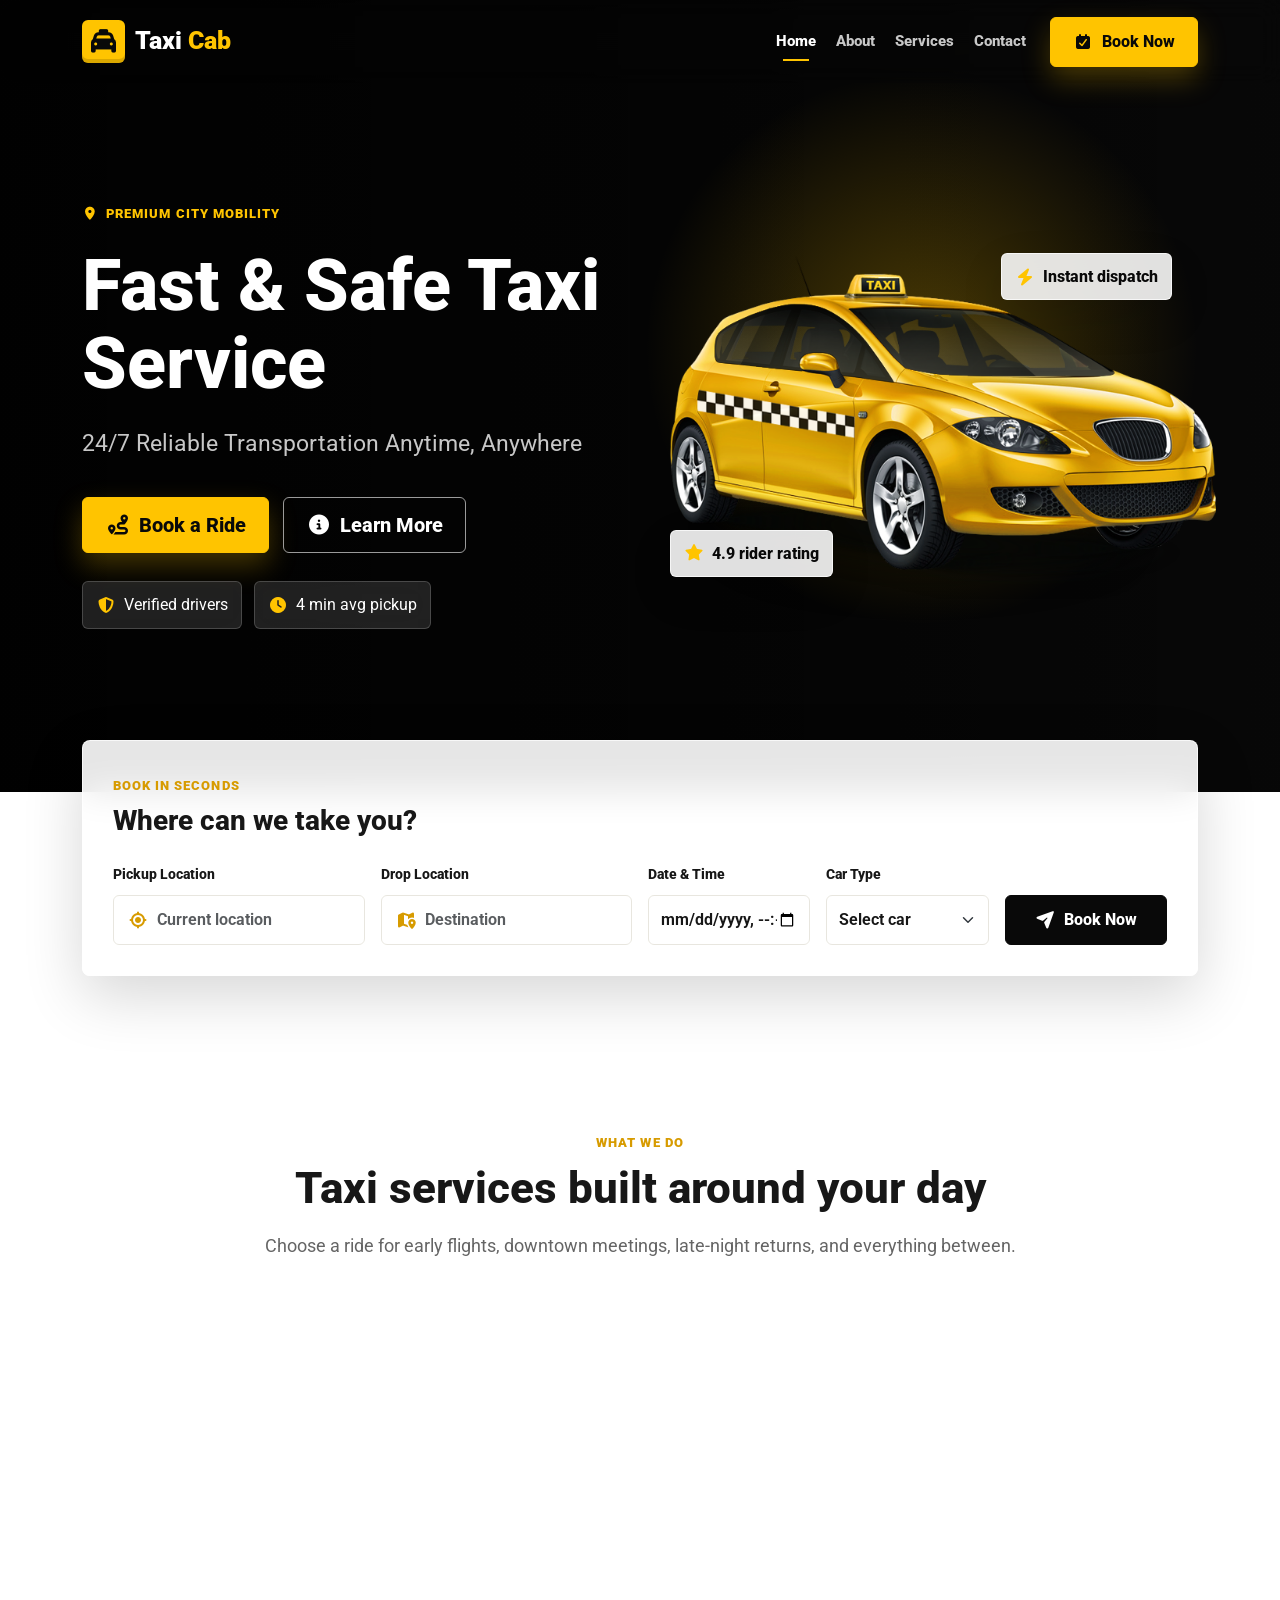
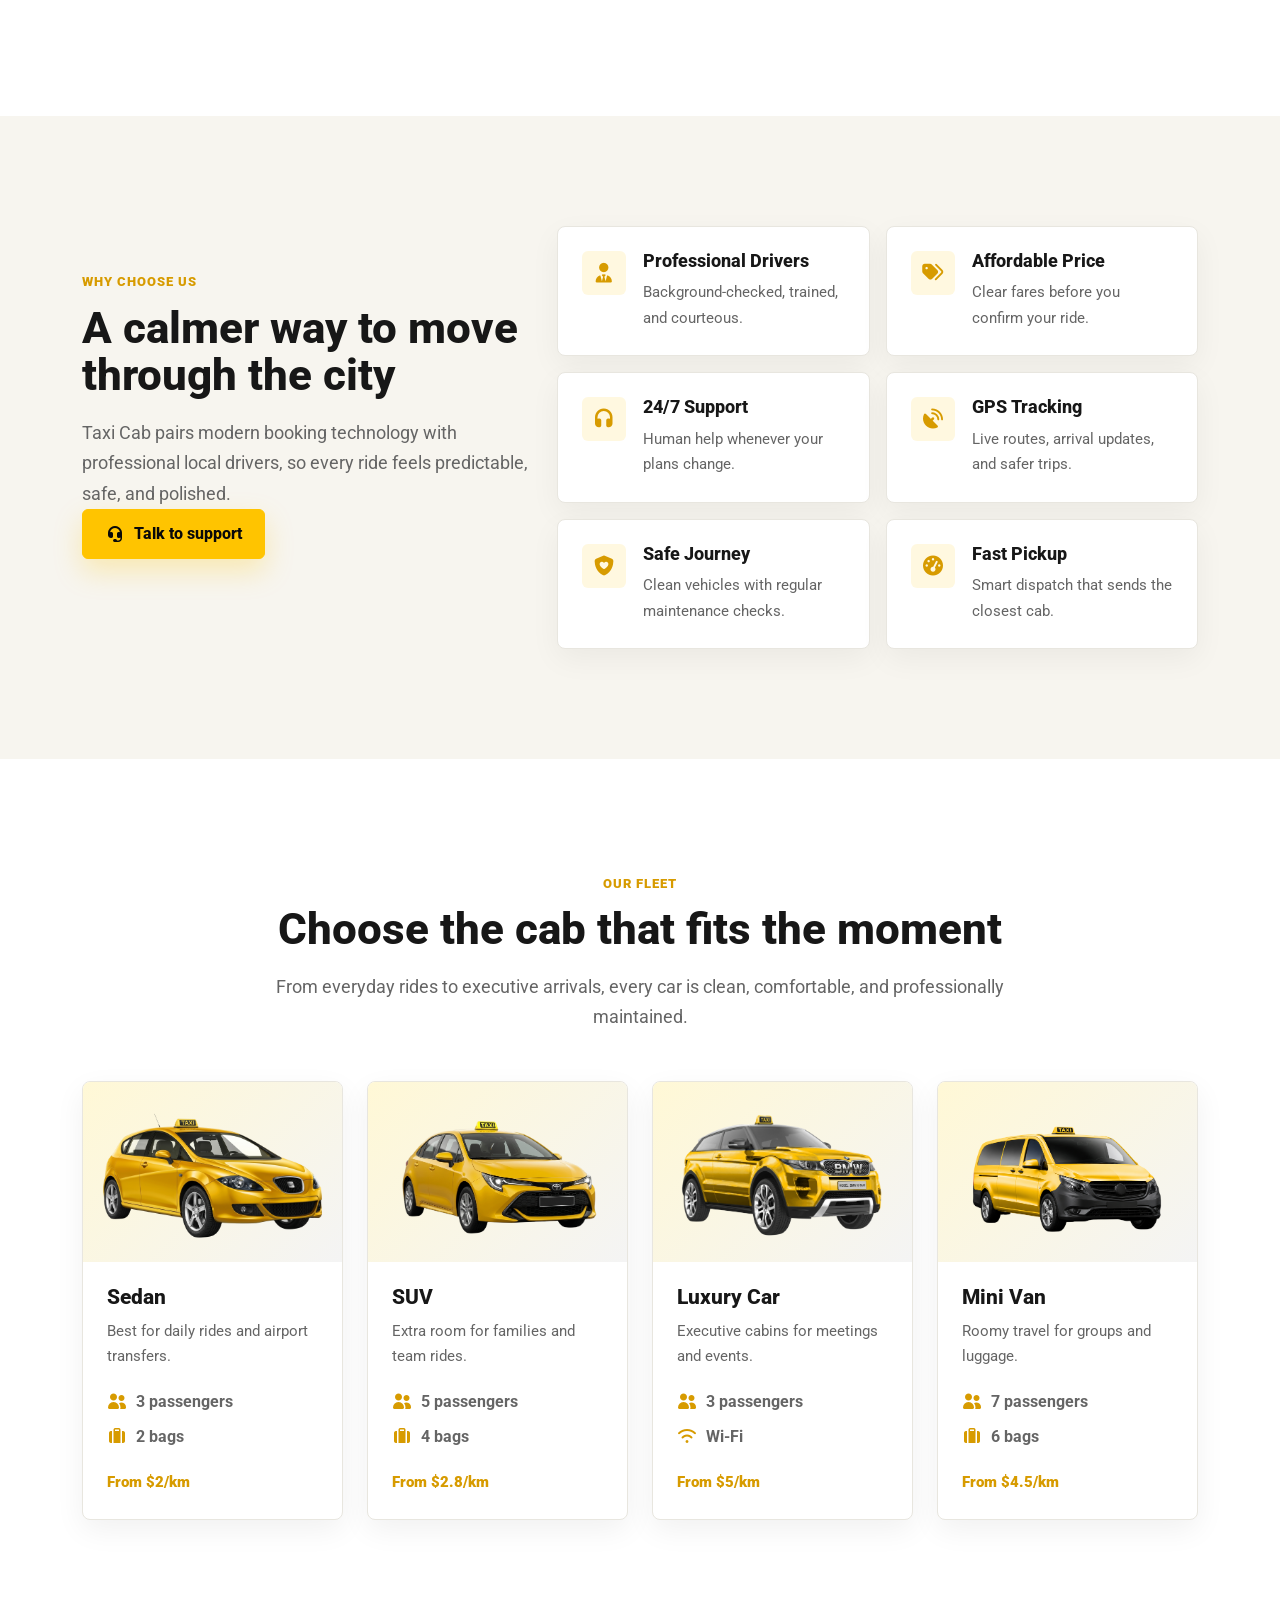
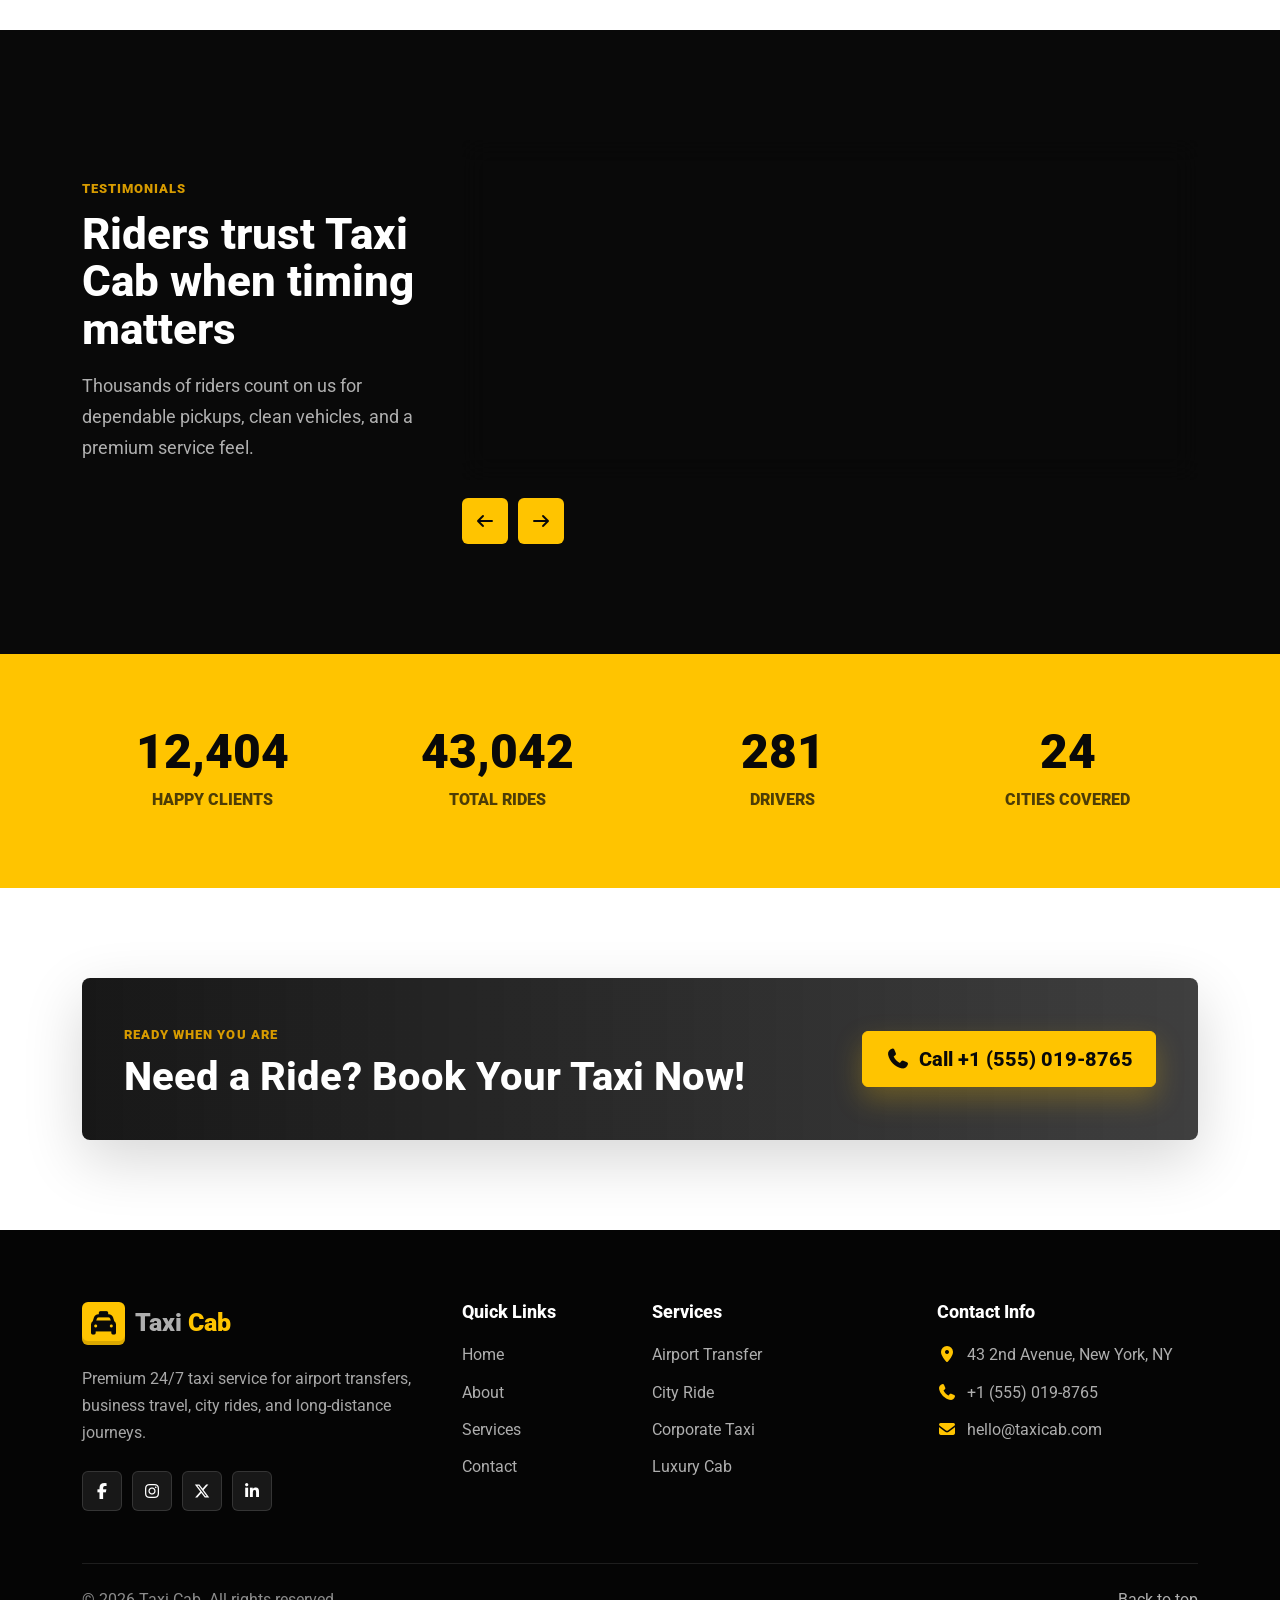
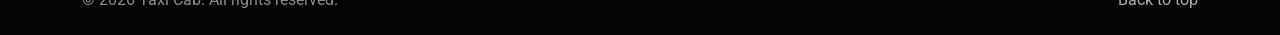
<file: index.html>
<!DOCTYPE html>
<html lang="en">
<head>
    <meta charset="UTF-8">
    <meta name="viewport" content="width=device-width, initial-scale=1.0">
    <meta name="description" content="Taxi Cab provides fast, safe, and premium 24/7 taxi service for airport transfers, city rides, corporate travel, and long-distance trips.">
    <title>Taxi Cab | Fast &amp; Safe Taxi Service</title>
    <link rel="stylesheet" href="css/bootstrap.min.css">
    <link rel="stylesheet" href="fontawesome/css/all.min.css">
    <link rel="stylesheet" href="css/style.css">
    <link rel="stylesheet" href="css/media.css">
</head>
<body data-page="home">
    <div class="preloader" id="preloader" aria-hidden="true">
        <div class="loader-taxi">
            <i class="fa-solid fa-taxi"></i>
            <span></span>
        </div>
    </div>

    <header class="site-header fixed-top" id="siteHeader">
        <nav class="navbar navbar-expand-lg" aria-label="Primary navigation">
            <div class="container">
                <a class="navbar-brand brand" href="index.html" aria-label="Taxi Cab home">
                    <span class="brand-mark"><i class="fa-solid fa-taxi"></i></span>
                    <span>Taxi <strong>Cab</strong></span>
                </a>
                <button class="navbar-toggler" type="button" data-bs-toggle="collapse" data-bs-target="#mainNavbar" aria-controls="mainNavbar" aria-expanded="false" aria-label="Toggle navigation">
                    <span class="navbar-toggler-icon"></span>
                </button>
                <div class="collapse navbar-collapse" id="mainNavbar">
                    <ul class="navbar-nav ms-auto align-items-lg-center">
                        <li class="nav-item"><a class="nav-link" href="index.html">Home</a></li>
                        <li class="nav-item"><a class="nav-link" href="about.html">About</a></li>
                        <li class="nav-item"><a class="nav-link" href="services.html">Services</a></li>
                        <li class="nav-item"><a class="nav-link" href="contact.html">Contact</a></li>
                    </ul>
                    <button class="btn btn-brand ms-lg-3" type="button" data-bs-toggle="modal" data-bs-target="#bookingModal">
                        <i class="fa-solid fa-calendar-check"></i>
                        Book Now
                    </button>
                </div>
            </div>
        </nav>
    </header>

    <main>
        <section class="hero-section" id="home">
            <div class="hero-bg"></div>
            <div class="hero-overlay"></div>
            <div class="container position-relative">
                <div class="row align-items-center gy-5">
                    <div class="col-lg-6">
                        <div class="hero-content reveal">
                            <span class="eyebrow"><i class="fa-solid fa-location-dot"></i> Premium city mobility</span>
                            <h1>Fast &amp; Safe Taxi Service</h1>
                            <p>24/7 Reliable Transportation Anytime, Anywhere</p>
                            <div class="hero-actions">
                                <a class="btn btn-brand btn-lg" href="#booking">
                                    <i class="fa-solid fa-route"></i>
                                    Book a Ride
                                </a>
                                <a class="btn btn-outline-light btn-lg" href="about.html">
                                    <i class="fa-solid fa-circle-info"></i>
                                    Learn More
                                </a>
                            </div>
                            <div class="hero-badges">
                                <span><i class="fa-solid fa-shield-halved"></i> Verified drivers</span>
                                <span><i class="fa-solid fa-clock"></i> 4 min avg pickup</span>
                            </div>
                        </div>
                    </div>
                    <div class="col-lg-6">
                        <div class="hero-visual reveal reveal-delay-1">
                            <img src="img/_car-big.png" alt="Yellow Taxi Cab premium sedan">
                            <div class="ride-chip chip-top">
                                <i class="fa-solid fa-bolt"></i>
                                Instant dispatch
                            </div>
                            <div class="ride-chip chip-bottom">
                                <i class="fa-solid fa-star"></i>
                                4.9 rider rating
                            </div>
                        </div>
                    </div>
                </div>
            </div>
        </section>

        <section class="booking-section" id="booking" aria-labelledby="bookingTitle">
            <div class="container">
                <div class="booking-panel reveal">
                    <div class="section-kicker">Book in seconds</div>
                    <h2 id="bookingTitle">Where can we take you?</h2>
                    <form class="row g-3 align-items-end" data-booking-form>
                        <div class="col-md-6 col-xl-3">
                            <label class="form-label" for="pickup">Pickup Location</label>
                            <div class="input-icon">
                                <i class="fa-solid fa-location-crosshairs"></i>
                                <input class="form-control" id="pickup" name="pickup" type="text" placeholder="Current location" required>
                            </div>
                        </div>
                        <div class="col-md-6 col-xl-3">
                            <label class="form-label" for="drop">Drop Location</label>
                            <div class="input-icon">
                                <i class="fa-solid fa-map-location-dot"></i>
                                <input class="form-control" id="drop" name="drop" type="text" placeholder="Destination" required>
                            </div>
                        </div>
                        <div class="col-md-6 col-xl-2">
                            <label class="form-label" for="rideTime">Date &amp; Time</label>
                            <input class="form-control" id="rideTime" name="rideTime" type="datetime-local" required>
                        </div>
                        <div class="col-md-6 col-xl-2">
                            <label class="form-label" for="carType">Car Type</label>
                            <select class="form-select" id="carType" name="carType" required>
                                <option value="" selected disabled>Select car</option>
                                <option>Sedan</option>
                                <option>SUV</option>
                                <option>Luxury Car</option>
                                <option>Mini Van</option>
                            </select>
                        </div>
                        <div class="col-xl-2">
                            <button class="btn btn-dark w-100" type="submit">
                                <i class="fa-solid fa-paper-plane"></i>
                                Book Now
                            </button>
                        </div>
                    </form>
                </div>
            </div>
        </section>

        <section class="section-padding" id="services" aria-labelledby="servicesTitle">
            <div class="container">
                <div class="section-heading text-center reveal">
                    <span class="section-kicker">What we do</span>
                    <h2 id="servicesTitle">Taxi services built around your day</h2>
                    <p>Choose a ride for early flights, downtown meetings, late-night returns, and everything between.</p>
                </div>
                <div class="row g-4">
                    <div class="col-md-6 col-xl">
                        <article class="service-card glass-card reveal">
                            <span class="icon-box"><i class="fa-solid fa-plane-departure"></i></span>
                            <h3>Airport Transfer</h3>
                            <p>On-time pickups, terminal tracking, and luggage-ready cars for stress-free flights.</p>
                        </article>
                    </div>
                    <div class="col-md-6 col-xl">
                        <article class="service-card glass-card reveal reveal-delay-1">
                            <span class="icon-box"><i class="fa-solid fa-city"></i></span>
                            <h3>City Ride</h3>
                            <p>Fast local rides with clean cars and drivers who know the best routes in town.</p>
                        </article>
                    </div>
                    <div class="col-md-6 col-xl">
                        <article class="service-card glass-card reveal reveal-delay-2">
                            <span class="icon-box"><i class="fa-solid fa-briefcase"></i></span>
                            <h3>Corporate Taxi</h3>
                            <p>Reliable executive travel with monthly billing, priority support, and quiet cabins.</p>
                        </article>
                    </div>
                    <div class="col-md-6 col-xl">
                        <article class="service-card glass-card reveal reveal-delay-3">
                            <span class="icon-box"><i class="fa-solid fa-gem"></i></span>
                            <h3>Luxury Cab</h3>
                            <p>Premium sedans and professional chauffeurs for events, guests, and special evenings.</p>
                        </article>
                    </div>
                    <div class="col-md-6 col-xl">
                        <article class="service-card glass-card reveal reveal-delay-4">
                            <span class="icon-box"><i class="fa-solid fa-road"></i></span>
                            <h3>Long Distance Ride</h3>
                            <p>Comfortable intercity trips with transparent fares and flexible planned stops.</p>
                        </article>
                    </div>
                </div>
            </div>
        </section>

        <section class="section-padding choose-section" aria-labelledby="chooseTitle">
            <div class="container">
                <div class="row align-items-center gy-5">
                    <div class="col-lg-5">
                        <div class="section-heading text-lg-start reveal">
                            <span class="section-kicker">Why choose us</span>
                            <h2 id="chooseTitle">A calmer way to move through the city</h2>
                            <p>Taxi Cab pairs modern booking technology with professional local drivers, so every ride feels predictable, safe, and polished.</p>
                            <a class="btn btn-brand" href="contact.html">
                                <i class="fa-solid fa-headset"></i>
                                Talk to support
                            </a>
                        </div>
                    </div>
                    <div class="col-lg-7">
                        <div class="row g-3">
                            <div class="col-sm-6">
                                <div class="feature-item reveal">
                                    <i class="fa-solid fa-user-tie"></i>
                                    <div>
                                        <h3>Professional Drivers</h3>
                                        <p>Background-checked, trained, and courteous.</p>
                                    </div>
                                </div>
                            </div>
                            <div class="col-sm-6">
                                <div class="feature-item reveal reveal-delay-1">
                                    <i class="fa-solid fa-tags"></i>
                                    <div>
                                        <h3>Affordable Price</h3>
                                        <p>Clear fares before you confirm your ride.</p>
                                    </div>
                                </div>
                            </div>
                            <div class="col-sm-6">
                                <div class="feature-item reveal reveal-delay-2">
                                    <i class="fa-solid fa-headphones"></i>
                                    <div>
                                        <h3>24/7 Support</h3>
                                        <p>Human help whenever your plans change.</p>
                                    </div>
                                </div>
                            </div>
                            <div class="col-sm-6">
                                <div class="feature-item reveal reveal-delay-3">
                                    <i class="fa-solid fa-satellite-dish"></i>
                                    <div>
                                        <h3>GPS Tracking</h3>
                                        <p>Live routes, arrival updates, and safer trips.</p>
                                    </div>
                                </div>
                            </div>
                            <div class="col-sm-6">
                                <div class="feature-item reveal reveal-delay-4">
                                    <i class="fa-solid fa-shield-heart"></i>
                                    <div>
                                        <h3>Safe Journey</h3>
                                        <p>Clean vehicles with regular maintenance checks.</p>
                                    </div>
                                </div>
                            </div>
                            <div class="col-sm-6">
                                <div class="feature-item reveal reveal-delay-5">
                                    <i class="fa-solid fa-gauge-high"></i>
                                    <div>
                                        <h3>Fast Pickup</h3>
                                        <p>Smart dispatch that sends the closest cab.</p>
                                    </div>
                                </div>
                            </div>
                        </div>
                    </div>
                </div>
            </div>
        </section>

        <section class="section-padding fleet-section" aria-labelledby="fleetTitle">
            <div class="container">
                <div class="section-heading text-center reveal">
                    <span class="section-kicker">Our fleet</span>
                    <h2 id="fleetTitle">Choose the cab that fits the moment</h2>
                    <p>From everyday rides to executive arrivals, every car is clean, comfortable, and professionally maintained.</p>
                </div>
                <div class="row g-4">
                    <div class="col-md-6 col-xl-3">
                        <article class="fleet-card reveal">
                            <img src="img/service1.png" alt="Sedan taxi car">
                            <div class="fleet-body">
                                <h3>Sedan</h3>
                                <p>Best for daily rides and airport transfers.</p>
                                <ul>
                                    <li><i class="fa-solid fa-user-group"></i> 3 passengers</li>
                                    <li><i class="fa-solid fa-suitcase"></i> 2 bags</li>
                                </ul>
                                <span class="fleet-price">From $2/km</span>
                            </div>
                        </article>
                    </div>
                    <div class="col-md-6 col-xl-3">
                        <article class="fleet-card reveal reveal-delay-1">
                            <img src="img/service2.png" alt="SUV taxi car">
                            <div class="fleet-body">
                                <h3>SUV</h3>
                                <p>Extra room for families and team rides.</p>
                                <ul>
                                    <li><i class="fa-solid fa-user-group"></i> 5 passengers</li>
                                    <li><i class="fa-solid fa-suitcase"></i> 4 bags</li>
                                </ul>
                                <span class="fleet-price">From $2.8/km</span>
                            </div>
                        </article>
                    </div>
                    <div class="col-md-6 col-xl-3">
                        <article class="fleet-card reveal reveal-delay-2">
                            <img src="img/service3.png" alt="Luxury taxi car">
                            <div class="fleet-body">
                                <h3>Luxury Car</h3>
                                <p>Executive cabins for meetings and events.</p>
                                <ul>
                                    <li><i class="fa-solid fa-user-group"></i> 3 passengers</li>
                                    <li><i class="fa-solid fa-wifi"></i> Wi-Fi</li>
                                </ul>
                                <span class="fleet-price">From $5/km</span>
                            </div>
                        </article>
                    </div>
                    <div class="col-md-6 col-xl-3">
                        <article class="fleet-card reveal reveal-delay-3">
                            <img src="img/service4.png" alt="Mini van taxi car">
                            <div class="fleet-body">
                                <h3>Mini Van</h3>
                                <p>Roomy travel for groups and luggage.</p>
                                <ul>
                                    <li><i class="fa-solid fa-user-group"></i> 7 passengers</li>
                                    <li><i class="fa-solid fa-suitcase"></i> 6 bags</li>
                                </ul>
                                <span class="fleet-price">From $4.5/km</span>
                            </div>
                        </article>
                    </div>
                </div>
            </div>
        </section>

        <section class="section-padding testimonial-section" aria-labelledby="testimonialTitle">
            <div class="container">
                <div class="row align-items-center gy-4">
                    <div class="col-lg-4">
                        <div class="section-heading text-lg-start reveal">
                            <span class="section-kicker">Testimonials</span>
                            <h2 id="testimonialTitle">Riders trust Taxi Cab when timing matters</h2>
                            <p>Thousands of riders count on us for dependable pickups, clean vehicles, and a premium service feel.</p>
                        </div>
                    </div>
                    <div class="col-lg-8">
                        <div id="testimonialCarousel" class="carousel slide reveal reveal-delay-1" data-bs-ride="carousel">
                            <div class="carousel-inner">
                                <div class="carousel-item active">
                                    <article class="testimonial-card">
                                        <img src="img/32.jpg" alt="Client Patrick James">
                                        <div>
                                            <div class="stars" aria-label="5 star rating">
                                                <i class="fa-solid fa-star"></i>
                                                <i class="fa-solid fa-star"></i>
                                                <i class="fa-solid fa-star"></i>
                                                <i class="fa-solid fa-star"></i>
                                                <i class="fa-solid fa-star"></i>
                                            </div>
                                            <p>"The airport pickup was exactly on time and the driver had my route ready before I got in."</p>
                                            <h3>Patrick James</h3>
                                            <span>Business traveler</span>
                                        </div>
                                    </article>
                                </div>
                                <div class="carousel-item">
                                    <article class="testimonial-card">
                                        <img src="img/45.jpg" alt="Client Steven Rashford">
                                        <div>
                                            <div class="stars" aria-label="5 star rating">
                                                <i class="fa-solid fa-star"></i>
                                                <i class="fa-solid fa-star"></i>
                                                <i class="fa-solid fa-star"></i>
                                                <i class="fa-solid fa-star"></i>
                                                <i class="fa-solid fa-star"></i>
                                            </div>
                                            <p>"Clean car, transparent price, and friendly support when my meeting ran late. Easy choice."</p>
                                            <h3>Steven Rashford</h3>
                                            <span>Corporate client</span>
                                        </div>
                                    </article>
                                </div>
                                <div class="carousel-item">
                                    <article class="testimonial-card">
                                        <img src="img/65.jpg" alt="Client Anastasia Stone">
                                        <div>
                                            <div class="stars" aria-label="5 star rating">
                                                <i class="fa-solid fa-star"></i>
                                                <i class="fa-solid fa-star"></i>
                                                <i class="fa-solid fa-star"></i>
                                                <i class="fa-solid fa-star"></i>
                                                <i class="fa-solid fa-star-half-stroke"></i>
                                            </div>
                                            <p>"Booked a late-night ride and felt safe from pickup to drop-off. The live updates were excellent."</p>
                                            <h3>Anastasia Stone</h3>
                                            <span>City rider</span>
                                        </div>
                                    </article>
                                </div>
                            </div>
                            <div class="carousel-controls">
                                <button class="carousel-control-prev" type="button" data-bs-target="#testimonialCarousel" data-bs-slide="prev" aria-label="Previous testimonial">
                                    <i class="fa-solid fa-arrow-left"></i>
                                </button>
                                <button class="carousel-control-next" type="button" data-bs-target="#testimonialCarousel" data-bs-slide="next" aria-label="Next testimonial">
                                    <i class="fa-solid fa-arrow-right"></i>
                                </button>
                            </div>
                        </div>
                    </div>
                </div>
            </div>
        </section>

        <section class="stats-section" aria-label="Taxi Cab statistics">
            <div class="container">
                <div class="row g-4">
                    <div class="col-6 col-lg-3">
                        <div class="stat-item reveal">
                            <span class="counter" data-count="18500">0</span>
                            <p>Happy Clients</p>
                        </div>
                    </div>
                    <div class="col-6 col-lg-3">
                        <div class="stat-item reveal reveal-delay-1">
                            <span class="counter" data-count="64200">0</span>
                            <p>Total Rides</p>
                        </div>
                    </div>
                    <div class="col-6 col-lg-3">
                        <div class="stat-item reveal reveal-delay-2">
                            <span class="counter" data-count="420">0</span>
                            <p>Drivers</p>
                        </div>
                    </div>
                    <div class="col-6 col-lg-3">
                        <div class="stat-item reveal reveal-delay-3">
                            <span class="counter" data-count="36">0</span>
                            <p>Cities Covered</p>
                        </div>
                    </div>
                </div>
            </div>
        </section>

        <section class="cta-section">
            <div class="container">
                <div class="cta-panel reveal">
                    <div>
                        <span class="section-kicker">Ready when you are</span>
                        <h2>Need a Ride? Book Your Taxi Now!</h2>
                    </div>
                    <a class="btn btn-brand btn-lg" href="tel:+15550198765">
                        <i class="fa-solid fa-phone"></i>
                        Call +1 (555) 019-8765
                    </a>
                </div>
            </div>
        </section>
    </main>

    <footer class="site-footer">
        <div class="container">
            <div class="footer-main">
                <div class="row g-4">
                    <div class="col-lg-4">
                        <a class="footer-brand" href="index.html">
                            <span class="brand-mark"><i class="fa-solid fa-taxi"></i></span>
                            <span>Taxi <strong>Cab</strong></span>
                        </a>
                        <p>Premium 24/7 taxi service for airport transfers, business travel, city rides, and long-distance journeys.</p>
                        <div class="social-links">
                            <a href="#" aria-label="Facebook"><i class="fa-brands fa-facebook-f"></i></a>
                            <a href="#" aria-label="Instagram"><i class="fa-brands fa-instagram"></i></a>
                            <a href="#" aria-label="X Twitter"><i class="fa-brands fa-x-twitter"></i></a>
                            <a href="#" aria-label="LinkedIn"><i class="fa-brands fa-linkedin-in"></i></a>
                        </div>
                    </div>
                    <div class="col-6 col-lg-2">
                        <h2>Quick Links</h2>
                        <ul>
                            <li><a href="index.html">Home</a></li>
                            <li><a href="about.html">About</a></li>
                            <li><a href="services.html">Services</a></li>
                            <li><a href="contact.html">Contact</a></li>
                        </ul>
                    </div>
                    <div class="col-6 col-lg-3">
                        <h2>Services</h2>
                        <ul>
                            <li><a href="services.html">Airport Transfer</a></li>
                            <li><a href="services.html">City Ride</a></li>
                            <li><a href="services.html">Corporate Taxi</a></li>
                            <li><a href="services.html">Luxury Cab</a></li>
                        </ul>
                    </div>
                    <div class="col-lg-3">
                        <h2>Contact Info</h2>
                        <ul class="contact-list">
                            <li><i class="fa-solid fa-location-dot"></i> 43 2nd Avenue, New York, NY</li>
                            <li><i class="fa-solid fa-phone"></i> +1 (555) 019-8765</li>
                            <li><i class="fa-solid fa-envelope"></i> hello@taxicab.com</li>
                        </ul>
                    </div>
                </div>
            </div>
            <div class="footer-bottom">
                <p>&copy; 2026 Taxi Cab. All rights reserved.</p>
                <a href="#home">Back to top</a>
            </div>
        </div>
    </footer>

    <button class="scroll-top" id="scrollTop" type="button" aria-label="Scroll to top">
        <i class="fa-solid fa-arrow-up"></i>
    </button>

    <div class="modal fade" id="bookingModal" tabindex="-1" aria-labelledby="bookingModalLabel" aria-hidden="true">
        <div class="modal-dialog modal-dialog-centered">
            <div class="modal-content booking-modal">
                <div class="modal-header">
                    <div>
                        <span class="section-kicker">Reserve a cab</span>
                        <h2 class="modal-title" id="bookingModalLabel">Book your ride</h2>
                    </div>
                    <button type="button" class="btn-close" data-bs-dismiss="modal" aria-label="Close"></button>
                </div>
                <form data-modal-booking-form>
                    <div class="modal-body">
                        <div class="row g-3">
                            <div class="col-sm-6">
                                <label class="form-label" for="modalName">Full Name</label>
                                <input class="form-control" id="modalName" type="text" placeholder="Your name" required>
                            </div>
                            <div class="col-sm-6">
                                <label class="form-label" for="modalPhone">Phone Number</label>
                                <input class="form-control" id="modalPhone" type="tel" placeholder="+1 555 000 0000" required>
                            </div>
                            <div class="col-12">
                                <label class="form-label" for="modalPickup">Pickup Location</label>
                                <input class="form-control" id="modalPickup" type="text" placeholder="Pickup address" required>
                            </div>
                            <div class="col-12">
                                <label class="form-label" for="modalDrop">Drop Location</label>
                                <input class="form-control" id="modalDrop" type="text" placeholder="Destination address" required>
                            </div>
                            <div class="col-sm-6">
                                <label class="form-label" for="modalTime">Date &amp; Time</label>
                                <input class="form-control" id="modalTime" type="datetime-local" required>
                            </div>
                            <div class="col-sm-6">
                                <label class="form-label" for="modalCar">Car Type</label>
                                <select class="form-select" id="modalCar" required>
                                    <option value="" selected disabled>Select car</option>
                                    <option>Sedan</option>
                                    <option>SUV</option>
                                    <option>Luxury Car</option>
                                    <option>Mini Van</option>
                                </select>
                            </div>
                            <div class="col-12">
                                <p class="form-message" data-form-message></p>
                            </div>
                        </div>
                    </div>
                    <div class="modal-footer">
                        <button type="button" class="btn btn-light" data-bs-dismiss="modal">Cancel</button>
                        <button type="submit" class="btn btn-brand">
                            <i class="fa-solid fa-check"></i>
                            Confirm Booking
                        </button>
                    </div>
                </form>
            </div>
        </div>
    </div>

    <script src="js/bootstrap.bundle.min.js"></script>
    <script src="js/script.js"></script>
</body>
</html>
</file>
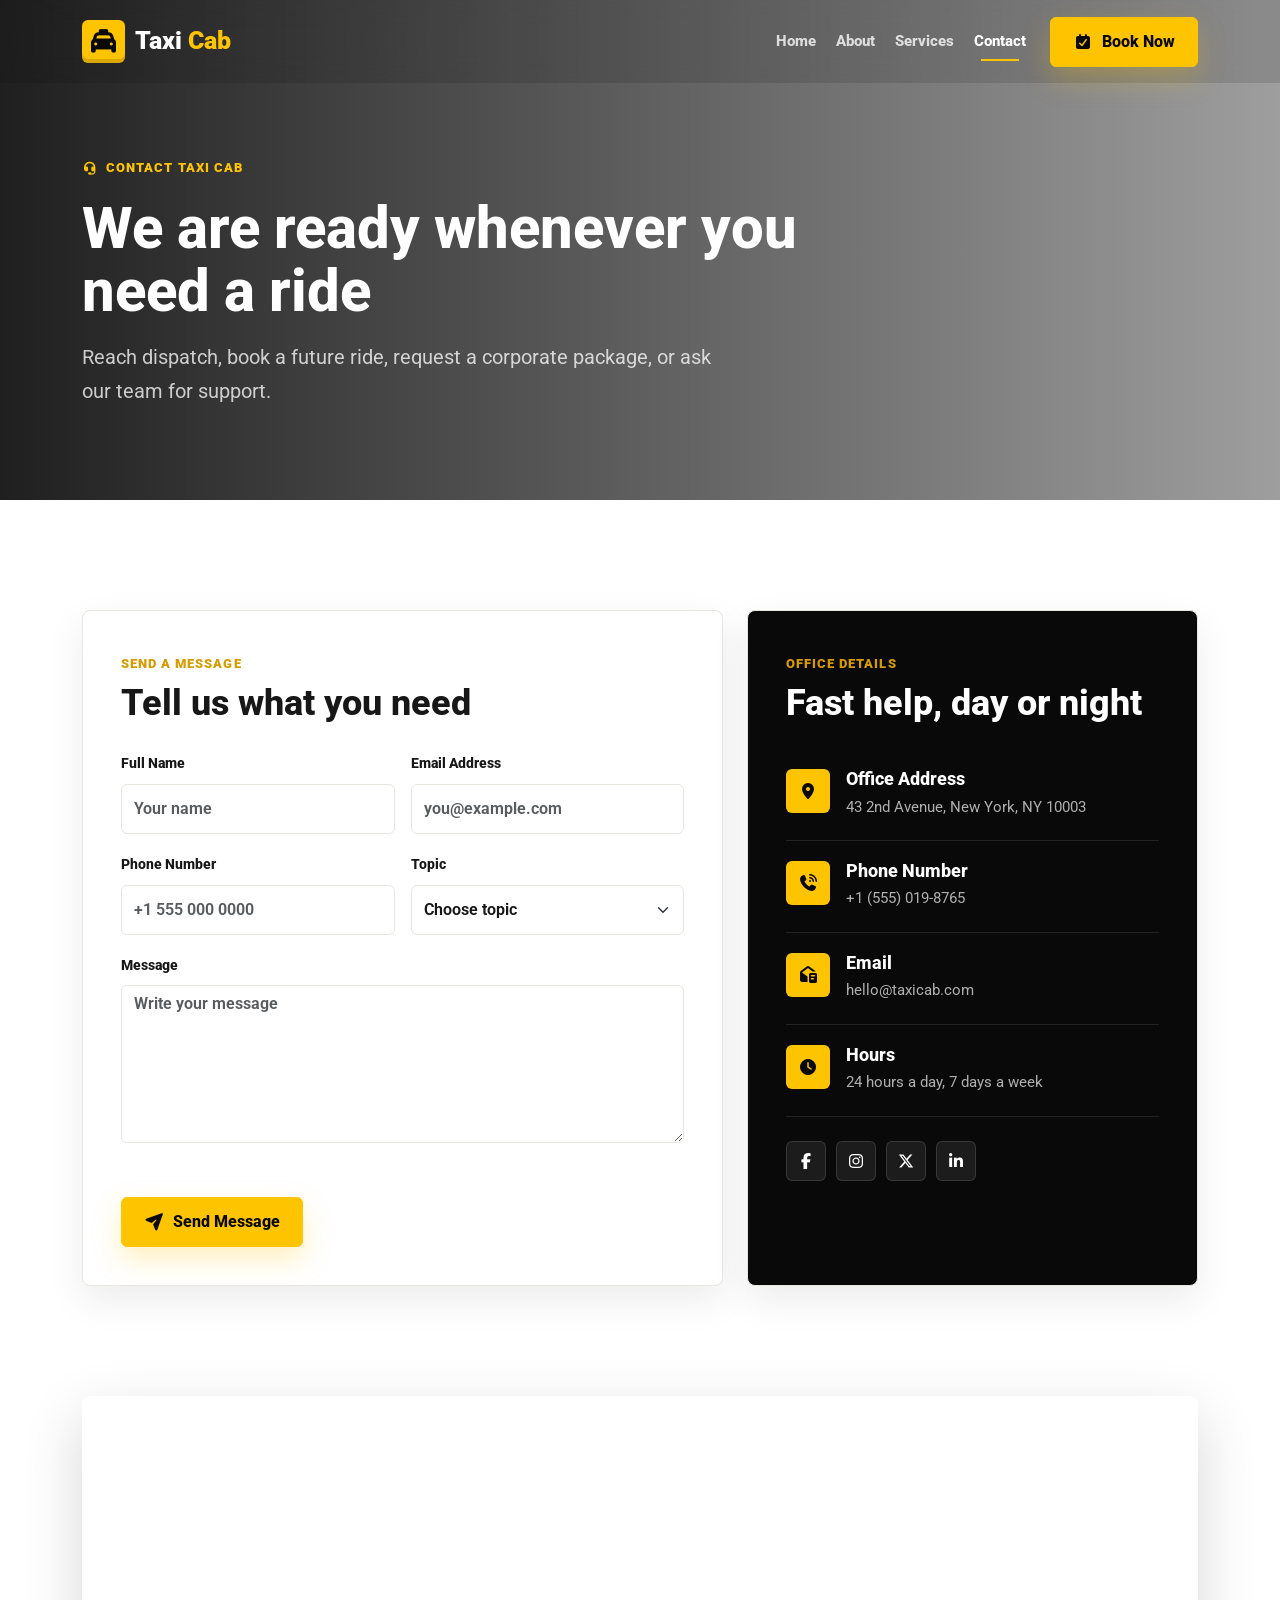
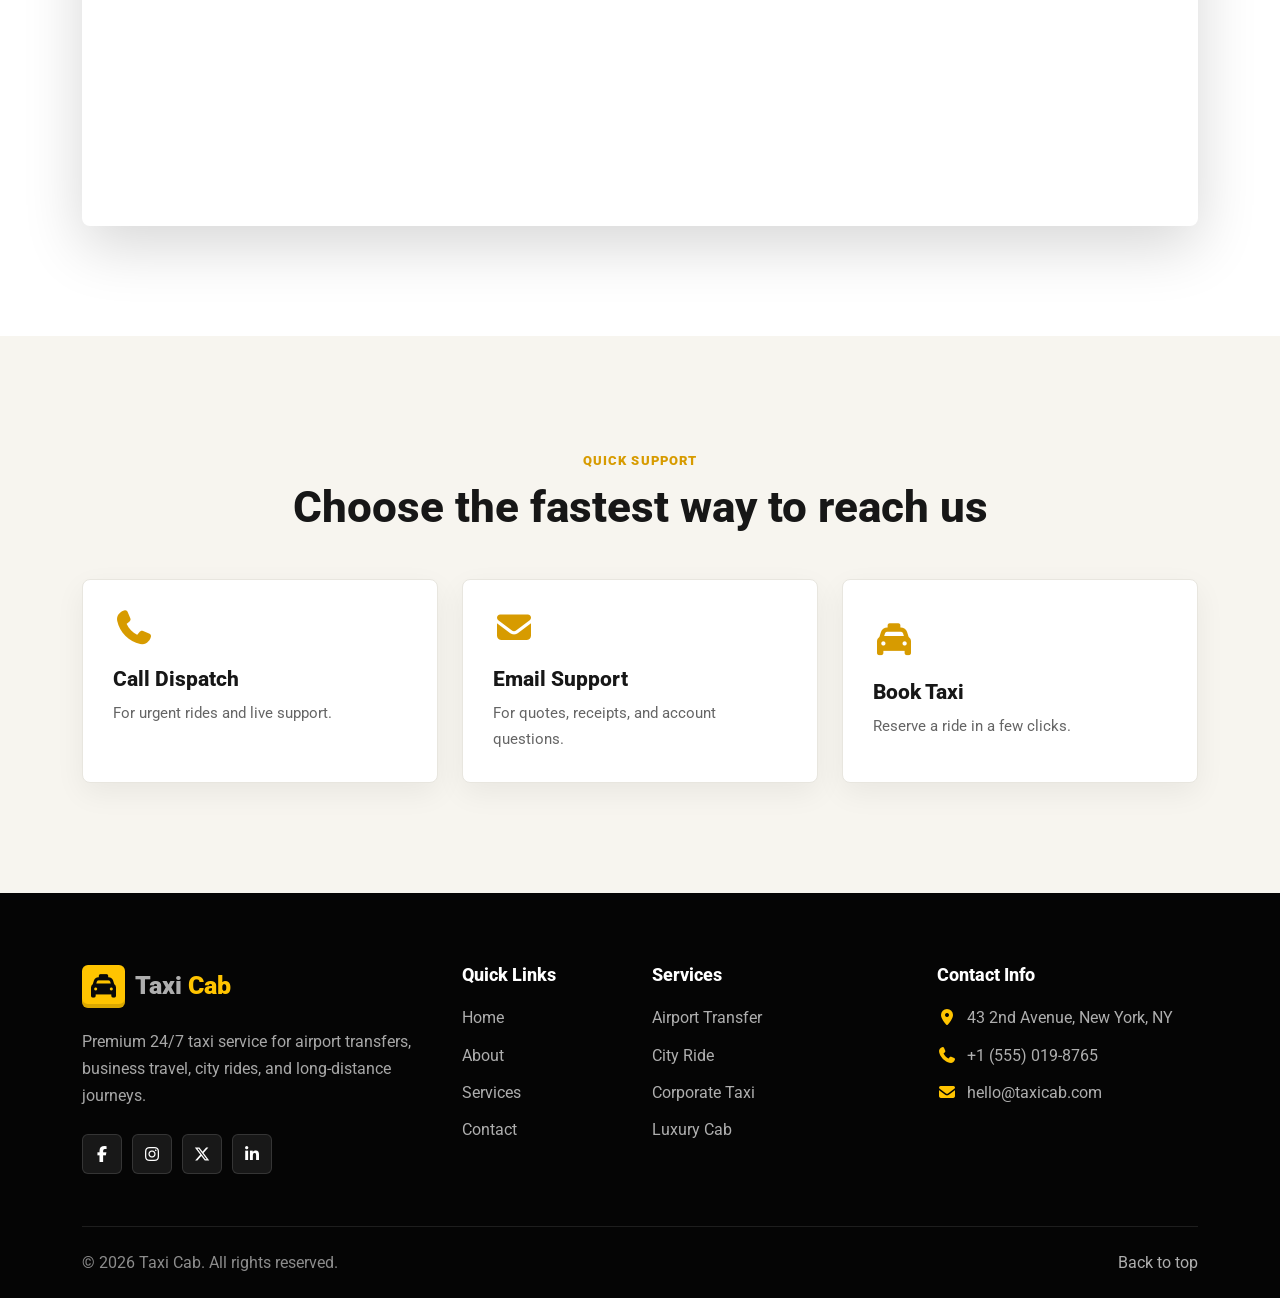
<file: contact.html>
<!DOCTYPE html>
<html lang="en">
<head>
    <meta charset="UTF-8">
    <meta name="viewport" content="width=device-width, initial-scale=1.0">
    <meta name="description" content="Contact Taxi Cab for 24/7 taxi booking, corporate transport, airport transfers, support, and service inquiries.">
    <title>Contact Taxi Cab | Book &amp; Support</title>
    <link rel="stylesheet" href="css/bootstrap.min.css">
    <link rel="stylesheet" href="fontawesome/css/all.min.css">
    <link rel="stylesheet" href="css/style.css">
    <link rel="stylesheet" href="css/media.css">
</head>
<body data-page="contact">
    <div class="preloader" id="preloader" aria-hidden="true">
        <div class="loader-taxi">
            <i class="fa-solid fa-taxi"></i>
            <span></span>
        </div>
    </div>

    <header class="site-header fixed-top" id="siteHeader">
        <nav class="navbar navbar-expand-lg" aria-label="Primary navigation">
            <div class="container">
                <a class="navbar-brand brand" href="index.html" aria-label="Taxi Cab home">
                    <span class="brand-mark"><i class="fa-solid fa-taxi"></i></span>
                    <span>Taxi <strong>Cab</strong></span>
                </a>
                <button class="navbar-toggler" type="button" data-bs-toggle="collapse" data-bs-target="#mainNavbar" aria-controls="mainNavbar" aria-expanded="false" aria-label="Toggle navigation">
                    <span class="navbar-toggler-icon"></span>
                </button>
                <div class="collapse navbar-collapse" id="mainNavbar">
                    <ul class="navbar-nav ms-auto align-items-lg-center">
                        <li class="nav-item"><a class="nav-link" href="index.html">Home</a></li>
                        <li class="nav-item"><a class="nav-link" href="about.html">About</a></li>
                        <li class="nav-item"><a class="nav-link" href="services.html">Services</a></li>
                        <li class="nav-item"><a class="nav-link" href="contact.html">Contact</a></li>
                    </ul>
                    <button class="btn btn-brand ms-lg-3" type="button" data-bs-toggle="modal" data-bs-target="#bookingModal">
                        <i class="fa-solid fa-calendar-check"></i>
                        Book Now
                    </button>
                </div>
            </div>
        </nav>
    </header>

    <main>
        <section class="page-hero page-hero-contact">
            <div class="page-hero-overlay"></div>
            <div class="container position-relative">
                <span class="eyebrow reveal"><i class="fa-solid fa-headset"></i> Contact Taxi Cab</span>
                <h1 class="reveal reveal-delay-1">We are ready whenever you need a ride</h1>
                <p class="reveal reveal-delay-2">Reach dispatch, book a future ride, request a corporate package, or ask our team for support.</p>
            </div>
        </section>

        <section class="section-padding contact-section" aria-labelledby="contactTitle">
            <div class="container">
                <div class="row g-4 align-items-stretch">
                    <div class="col-lg-7">
                        <div class="contact-form-panel reveal">
                            <span class="section-kicker">Send a message</span>
                            <h2 id="contactTitle">Tell us what you need</h2>
                            <form class="row g-3" data-contact-form>
                                <div class="col-md-6">
                                    <label class="form-label" for="contactName">Full Name</label>
                                    <input class="form-control" id="contactName" type="text" placeholder="Your name" required>
                                </div>
                                <div class="col-md-6">
                                    <label class="form-label" for="contactEmail">Email Address</label>
                                    <input class="form-control" id="contactEmail" type="email" placeholder="you@example.com" required>
                                </div>
                                <div class="col-md-6">
                                    <label class="form-label" for="contactPhone">Phone Number</label>
                                    <input class="form-control" id="contactPhone" type="tel" placeholder="+1 555 000 0000">
                                </div>
                                <div class="col-md-6">
                                    <label class="form-label" for="contactTopic">Topic</label>
                                    <select class="form-select" id="contactTopic" required>
                                        <option selected disabled value="">Choose topic</option>
                                        <option>Book a ride</option>
                                        <option>Corporate package</option>
                                        <option>Lost item</option>
                                        <option>Support request</option>
                                    </select>
                                </div>
                                <div class="col-12">
                                    <label class="form-label" for="contactMessage">Message</label>
                                    <textarea class="form-control" id="contactMessage" rows="6" placeholder="Write your message" required></textarea>
                                </div>
                                <div class="col-12">
                                    <p class="form-message" data-contact-message></p>
                                </div>
                                <div class="col-12">
                                    <button class="btn btn-brand" type="submit">
                                        <i class="fa-solid fa-paper-plane"></i>
                                        Send Message
                                    </button>
                                </div>
                            </form>
                        </div>
                    </div>
                    <div class="col-lg-5">
                        <div class="contact-info-panel reveal reveal-delay-1">
                            <span class="section-kicker">Office details</span>
                            <h2>Fast help, day or night</h2>
                            <div class="contact-info-item">
                                <i class="fa-solid fa-location-dot"></i>
                                <div>
                                    <h3>Office Address</h3>
                                    <p>43 2nd Avenue, New York, NY 10003</p>
                                </div>
                            </div>
                            <div class="contact-info-item">
                                <i class="fa-solid fa-phone-volume"></i>
                                <div>
                                    <h3>Phone Number</h3>
                                    <p><a href="tel:+15550198765">+1 (555) 019-8765</a></p>
                                </div>
                            </div>
                            <div class="contact-info-item">
                                <i class="fa-solid fa-envelope-open-text"></i>
                                <div>
                                    <h3>Email</h3>
                                    <p><a href="mailto:hello@taxicab.com">hello@taxicab.com</a></p>
                                </div>
                            </div>
                            <div class="contact-info-item">
                                <i class="fa-solid fa-clock"></i>
                                <div>
                                    <h3>Hours</h3>
                                    <p>24 hours a day, 7 days a week</p>
                                </div>
                            </div>
                            <div class="social-links contact-social">
                                <a href="#" aria-label="Facebook"><i class="fa-brands fa-facebook-f"></i></a>
                                <a href="#" aria-label="Instagram"><i class="fa-brands fa-instagram"></i></a>
                                <a href="#" aria-label="X Twitter"><i class="fa-brands fa-x-twitter"></i></a>
                                <a href="#" aria-label="LinkedIn"><i class="fa-brands fa-linkedin-in"></i></a>
                            </div>
                        </div>
                    </div>
                </div>
            </div>
        </section>

        <section class="map-section" aria-label="Taxi Cab office map">
            <div class="container">
                <div class="map-wrap reveal">
                    <iframe title="Taxi Cab office location map" src="https://www.google.com/maps?q=43%202nd%20Avenue%20New%20York%20NY&amp;output=embed" loading="lazy" referrerpolicy="no-referrer-when-downgrade"></iframe>
                </div>
            </div>
        </section>

        <section class="section-padding support-section" aria-labelledby="supportTitle">
            <div class="container">
                <div class="section-heading text-center reveal">
                    <span class="section-kicker">Quick support</span>
                    <h2 id="supportTitle">Choose the fastest way to reach us</h2>
                </div>
                <div class="row g-4">
                    <div class="col-md-4">
                        <a class="support-card reveal" href="tel:+15550198765">
                            <i class="fa-solid fa-phone"></i>
                            <h3>Call Dispatch</h3>
                            <p>For urgent rides and live support.</p>
                        </a>
                    </div>
                    <div class="col-md-4">
                        <a class="support-card reveal reveal-delay-1" href="mailto:hello@taxicab.com">
                            <i class="fa-solid fa-envelope"></i>
                            <h3>Email Support</h3>
                            <p>For quotes, receipts, and account questions.</p>
                        </a>
                    </div>
                    <div class="col-md-4">
                        <button class="support-card support-button reveal reveal-delay-2" type="button" data-bs-toggle="modal" data-bs-target="#bookingModal">
                            <i class="fa-solid fa-taxi"></i>
                            <h3>Book Taxi</h3>
                            <p>Reserve a ride in a few clicks.</p>
                        </button>
                    </div>
                </div>
            </div>
        </section>
    </main>

    <footer class="site-footer">
        <div class="container">
            <div class="footer-main">
                <div class="row g-4">
                    <div class="col-lg-4">
                        <a class="footer-brand" href="index.html">
                            <span class="brand-mark"><i class="fa-solid fa-taxi"></i></span>
                            <span>Taxi <strong>Cab</strong></span>
                        </a>
                        <p>Premium 24/7 taxi service for airport transfers, business travel, city rides, and long-distance journeys.</p>
                        <div class="social-links">
                            <a href="#" aria-label="Facebook"><i class="fa-brands fa-facebook-f"></i></a>
                            <a href="#" aria-label="Instagram"><i class="fa-brands fa-instagram"></i></a>
                            <a href="#" aria-label="X Twitter"><i class="fa-brands fa-x-twitter"></i></a>
                            <a href="#" aria-label="LinkedIn"><i class="fa-brands fa-linkedin-in"></i></a>
                        </div>
                    </div>
                    <div class="col-6 col-lg-2">
                        <h2>Quick Links</h2>
                        <ul>
                            <li><a href="index.html">Home</a></li>
                            <li><a href="about.html">About</a></li>
                            <li><a href="services.html">Services</a></li>
                            <li><a href="contact.html">Contact</a></li>
                        </ul>
                    </div>
                    <div class="col-6 col-lg-3">
                        <h2>Services</h2>
                        <ul>
                            <li><a href="services.html">Airport Transfer</a></li>
                            <li><a href="services.html">City Ride</a></li>
                            <li><a href="services.html">Corporate Taxi</a></li>
                            <li><a href="services.html">Luxury Cab</a></li>
                        </ul>
                    </div>
                    <div class="col-lg-3">
                        <h2>Contact Info</h2>
                        <ul class="contact-list">
                            <li><i class="fa-solid fa-location-dot"></i> 43 2nd Avenue, New York, NY</li>
                            <li><i class="fa-solid fa-phone"></i> +1 (555) 019-8765</li>
                            <li><i class="fa-solid fa-envelope"></i> hello@taxicab.com</li>
                        </ul>
                    </div>
                </div>
            </div>
            <div class="footer-bottom">
                <p>&copy; 2026 Taxi Cab. All rights reserved.</p>
                <a href="#">Back to top</a>
            </div>
        </div>
    </footer>

    <button class="scroll-top" id="scrollTop" type="button" aria-label="Scroll to top">
        <i class="fa-solid fa-arrow-up"></i>
    </button>

    <div class="modal fade" id="bookingModal" tabindex="-1" aria-labelledby="bookingModalLabel" aria-hidden="true">
        <div class="modal-dialog modal-dialog-centered">
            <div class="modal-content booking-modal">
                <div class="modal-header">
                    <div>
                        <span class="section-kicker">Reserve a cab</span>
                        <h2 class="modal-title" id="bookingModalLabel">Book your ride</h2>
                    </div>
                    <button type="button" class="btn-close" data-bs-dismiss="modal" aria-label="Close"></button>
                </div>
                <form data-modal-booking-form>
                    <div class="modal-body">
                        <div class="row g-3">
                            <div class="col-sm-6">
                                <label class="form-label" for="modalName">Full Name</label>
                                <input class="form-control" id="modalName" type="text" placeholder="Your name" required>
                            </div>
                            <div class="col-sm-6">
                                <label class="form-label" for="modalPhone">Phone Number</label>
                                <input class="form-control" id="modalPhone" type="tel" placeholder="+1 555 000 0000" required>
                            </div>
                            <div class="col-12">
                                <label class="form-label" for="modalPickup">Pickup Location</label>
                                <input class="form-control" id="modalPickup" type="text" placeholder="Pickup address" required>
                            </div>
                            <div class="col-12">
                                <label class="form-label" for="modalDrop">Drop Location</label>
                                <input class="form-control" id="modalDrop" type="text" placeholder="Destination address" required>
                            </div>
                            <div class="col-sm-6">
                                <label class="form-label" for="modalTime">Date &amp; Time</label>
                                <input class="form-control" id="modalTime" type="datetime-local" required>
                            </div>
                            <div class="col-sm-6">
                                <label class="form-label" for="modalCar">Car Type</label>
                                <select class="form-select" id="modalCar" required>
                                    <option value="" selected disabled>Select car</option>
                                    <option>Sedan</option>
                                    <option>SUV</option>
                                    <option>Luxury Car</option>
                                    <option>Mini Van</option>
                                </select>
                            </div>
                            <div class="col-12">
                                <p class="form-message" data-form-message></p>
                            </div>
                        </div>
                    </div>
                    <div class="modal-footer">
                        <button type="button" class="btn btn-light" data-bs-dismiss="modal">Cancel</button>
                        <button type="submit" class="btn btn-brand">
                            <i class="fa-solid fa-check"></i>
                            Confirm Booking
                        </button>
                    </div>
                </form>
            </div>
        </div>
    </div>

    <script src="js/bootstrap.bundle.min.js"></script>
    <script src="js/script.js"></script>
</body>
</html>
</file>
<file: css/style.css>
@font-face {
    font-family: "TaxiRoboto";
    src: url("../font/Roboto/Roboto-VariableFont_wdth,wght.ttf") format("truetype");
    font-weight: 100 900;
    font-display: swap;
}

:root {
    --taxi-yellow: #ffc400;
    --taxi-yellow-dark: #d79b00;
    --taxi-black: #090909;
    --taxi-ink: #171717;
    --taxi-muted: #656565;
    --taxi-line: #e8e6df;
    --taxi-soft: #f7f5ef;
    --taxi-white: #ffffff;
    --taxi-teal: #12837a;
    --shadow-soft: 0 16px 45px rgba(9, 9, 9, 0.11);
    --shadow-card: 0 20px 60px rgba(9, 9, 9, 0.16);
    --radius: 8px;
    --radius-sm: 6px;
    --header-height: 82px;
}

* {
    box-sizing: border-box;
}

html {
    scroll-behavior: smooth;
}

body {
    margin: 0;
    font-family: "TaxiRoboto", Arial, sans-serif;
    color: var(--taxi-ink);
    background: var(--taxi-white);
    line-height: 1.7;
    overflow-x: hidden;
}

img {
    display: block;
    max-width: 100%;
}

a {
    color: inherit;
    text-decoration: none;
    transition: color 0.25s ease, background-color 0.25s ease, border-color 0.25s ease, transform 0.25s ease;
}

p {
    color: var(--taxi-muted);
    margin-bottom: 0;
}

h1,
h2,
h3,
h4,
h5,
h6 {
    color: var(--taxi-ink);
    font-weight: 800;
    line-height: 1.08;
    letter-spacing: 0;
    margin: 0;
}

ul {
    margin: 0;
    padding: 0;
}

li {
    list-style: none;
}

::selection {
    color: var(--taxi-black);
    background: var(--taxi-yellow);
}

.section-padding {
    padding: 110px 0;
}

.section-heading {
    max-width: 760px;
    margin: 0 auto 48px;
}

.section-heading h2 {
    font-size: 44px;
    margin: 10px 0 18px;
}

.section-heading p {
    font-size: 18px;
}

.section-kicker,
.eyebrow {
    display: inline-flex;
    align-items: center;
    gap: 8px;
    color: var(--taxi-yellow-dark);
    font-size: 13px;
    font-weight: 900;
    letter-spacing: 0.08em;
    text-transform: uppercase;
}

.btn {
    border-radius: var(--radius-sm);
    font-weight: 800;
    letter-spacing: 0;
    padding: 12px 22px;
    display: inline-flex;
    align-items: center;
    justify-content: center;
    gap: 9px;
    border-width: 1px;
    transition: transform 0.25s ease, box-shadow 0.25s ease, background-color 0.25s ease, color 0.25s ease, border-color 0.25s ease;
}

.btn:hover {
    transform: translateY(-2px);
}

.btn-brand {
    color: var(--taxi-black);
    background: var(--taxi-yellow);
    border-color: var(--taxi-yellow);
    box-shadow: 0 12px 28px rgba(255, 196, 0, 0.26);
}

.btn-brand:hover,
.btn-brand:focus {
    color: var(--taxi-black);
    background: #ffd43b;
    border-color: #ffd43b;
    box-shadow: 0 18px 36px rgba(255, 196, 0, 0.36);
}

.btn-dark {
    background: var(--taxi-black);
    border-color: var(--taxi-black);
}

.btn-dark:hover,
.btn-dark:focus {
    background: #242424;
    border-color: #242424;
}

.btn-outline-light {
    color: var(--taxi-white);
    border-color: rgba(255, 255, 255, 0.6);
}

.btn-outline-light:hover,
.btn-outline-light:focus {
    color: var(--taxi-black);
    background: var(--taxi-white);
    border-color: var(--taxi-white);
}

.preloader {
    position: fixed;
    inset: 0;
    z-index: 9999;
    display: grid;
    place-items: center;
    background: var(--taxi-black);
    transition: opacity 0.45s ease, visibility 0.45s ease;
}

.preloader.is-hidden {
    opacity: 0;
    visibility: hidden;
}

.loader-taxi {
    position: relative;
    width: 170px;
    height: 72px;
    display: grid;
    place-items: center;
}

.loader-taxi i {
    position: relative;
    z-index: 2;
    color: var(--taxi-yellow);
    font-size: 42px;
    animation: taxi-bounce 0.75s ease-in-out infinite alternate;
}

.loader-taxi span {
    position: absolute;
    bottom: 12px;
    left: 0;
    width: 100%;
    height: 3px;
    overflow: hidden;
}

.loader-taxi span::before {
    content: "";
    position: absolute;
    inset: 0;
    background: repeating-linear-gradient(90deg, transparent 0 12px, rgba(255, 255, 255, 0.8) 12px 28px);
    animation: road-move 0.7s linear infinite;
}

@keyframes taxi-bounce {
    from {
        transform: translateY(0);
    }
    to {
        transform: translateY(-9px);
    }
}

@keyframes road-move {
    from {
        transform: translateX(0);
    }
    to {
        transform: translateX(-40px);
    }
}

.site-header {
    padding: 15px 0;
    background: rgba(9, 9, 9, 0.12);
    backdrop-filter: blur(12px);
    transition: padding 0.25s ease, background-color 0.25s ease, box-shadow 0.25s ease;
}

.site-header.is-scrolled {
    padding: 9px 0;
    background: rgba(9, 9, 9, 0.92);
    box-shadow: 0 12px 40px rgba(0, 0, 0, 0.18);
}

.navbar {
    padding: 0;
}

.brand,
.footer-brand {
    display: inline-flex;
    align-items: center;
    gap: 10px;
    color: var(--taxi-white);
    font-size: 25px;
    font-weight: 900;
}

.brand strong,
.footer-brand strong {
    color: var(--taxi-yellow);
}

.brand-mark {
    display: inline-grid;
    place-items: center;
    width: 43px;
    height: 43px;
    color: var(--taxi-black);
    background: var(--taxi-yellow);
    border-radius: var(--radius-sm);
    box-shadow: inset 0 -4px 0 rgba(0, 0, 0, 0.14);
}

.navbar-nav {
    gap: 4px;
}

.navbar .nav-link {
    position: relative;
    color: rgba(255, 255, 255, 0.78);
    font-size: 15px;
    font-weight: 800;
    padding: 12px 15px;
}

.navbar .nav-link::after {
    content: "";
    position: absolute;
    left: 15px;
    right: 15px;
    bottom: 5px;
    height: 2px;
    background: var(--taxi-yellow);
    transform: scaleX(0);
    transform-origin: left;
    transition: transform 0.25s ease;
}

.navbar .nav-link:hover,
.navbar .nav-link:focus,
.navbar .nav-link.active {
    color: var(--taxi-white);
}

.navbar .nav-link:hover::after,
.navbar .nav-link.active::after {
    transform: scaleX(1);
}

.navbar-toggler {
    width: 44px;
    height: 44px;
    padding: 0;
    border: 1px solid rgba(255, 255, 255, 0.24);
    border-radius: var(--radius-sm);
}

.navbar-toggler:focus {
    box-shadow: 0 0 0 3px rgba(255, 196, 0, 0.25);
}

.navbar-toggler-icon {
    width: 22px;
    height: 22px;
    background-image: none;
    position: relative;
}

.navbar-toggler-icon::before,
.navbar-toggler-icon::after,
.navbar-toggler-icon {
    border-top: 2px solid var(--taxi-white);
}

.navbar-toggler-icon::before,
.navbar-toggler-icon::after {
    content: "";
    position: absolute;
    left: 0;
    width: 22px;
}

.navbar-toggler-icon::before {
    top: -8px;
}

.navbar-toggler-icon::after {
    top: 6px;
}

.hero-section {
    position: relative;
    min-height: 88vh;
    display: flex;
    align-items: center;
    padding: 132px 0 96px;
    overflow: hidden;
    background: var(--taxi-black);
}

.hero-bg {
    position: absolute;
    inset: 0;
    background-image: url("https://images.unsplash.com/photo-1662377088376-2b137cb4cd34?auto=format&fit=crop&w=1920&q=85");
    background-size: cover;
    background-position: center;
    transform: scale(1.03);
}

.hero-overlay {
    position: absolute;
    inset: 0;
    background:
        radial-gradient(circle at 72% 44%, rgba(255, 196, 0, 0.28), transparent 27%),
        linear-gradient(90deg, rgba(0, 0, 0, 0.88), rgba(0, 0, 0, 0.62) 48%, rgba(0, 0, 0, 0.2));
}

.hero-content {
    max-width: 650px;
}

.hero-content .eyebrow {
    color: var(--taxi-yellow);
    margin-bottom: 22px;
}

.hero-content h1 {
    color: var(--taxi-white);
    font-size: 72px;
    margin-bottom: 22px;
}

.hero-content p {
    color: rgba(255, 255, 255, 0.78);
    font-size: 23px;
    max-width: 590px;
}

.hero-actions {
    display: flex;
    flex-wrap: wrap;
    gap: 14px;
    margin: 34px 0 28px;
}

.hero-badges {
    display: flex;
    flex-wrap: wrap;
    gap: 12px;
}

.hero-badges span,
.ride-chip {
    display: inline-flex;
    align-items: center;
    gap: 8px;
    color: var(--taxi-white);
    background: rgba(255, 255, 255, 0.12);
    border: 1px solid rgba(255, 255, 255, 0.18);
    border-radius: var(--radius-sm);
    padding: 9px 13px;
    backdrop-filter: blur(14px);
}

.hero-badges i,
.ride-chip i {
    color: var(--taxi-yellow);
}

.hero-visual {
    position: relative;
    min-height: 370px;
    display: grid;
    place-items: end center;
}

.hero-visual::before {
    content: "";
    position: absolute;
    width: 70%;
    height: 26%;
    bottom: 31px;
    border-radius: 50%;
    background: rgba(0, 0, 0, 0.34);
    filter: blur(24px);
}

.hero-visual img {
    position: relative;
    z-index: 2;
    width: min(620px, 100%);
    transform: translateX(18px);
    animation: car-float 4.5s ease-in-out infinite;
}

.ride-chip {
    position: absolute;
    z-index: 3;
    color: var(--taxi-black);
    background: rgba(255, 255, 255, 0.88);
    border-color: rgba(255, 255, 255, 0.7);
    font-weight: 800;
    box-shadow: var(--shadow-soft);
}

.chip-top {
    top: 24px;
    right: 26px;
}

.chip-bottom {
    bottom: 22px;
    left: 18px;
}

@keyframes car-float {
    0%,
    100% {
        transform: translate(18px, 0);
    }
    50% {
        transform: translate(18px, -12px);
    }
}

.booking-section {
    position: relative;
    z-index: 5;
    margin-top: -52px;
    padding-bottom: 42px;
}

.booking-panel {
    padding: 30px;
    background: rgba(255, 255, 255, 0.9);
    border: 1px solid rgba(255, 255, 255, 0.72);
    border-radius: var(--radius);
    box-shadow: var(--shadow-card);
    backdrop-filter: blur(18px);
}

.booking-panel h2 {
    font-size: 28px;
    margin: 8px 0 24px;
}

.form-label {
    color: var(--taxi-ink);
    font-size: 14px;
    font-weight: 800;
    margin-bottom: 8px;
}

.form-control,
.form-select {
    min-height: 50px;
    color: var(--taxi-ink);
    border: 1px solid var(--taxi-line);
    border-radius: var(--radius-sm);
    background-color: var(--taxi-white);
    font-weight: 650;
}

.form-control:focus,
.form-select:focus {
    border-color: var(--taxi-yellow);
    box-shadow: 0 0 0 4px rgba(255, 196, 0, 0.18);
}

.input-icon {
    position: relative;
}

.input-icon i {
    position: absolute;
    top: 50%;
    left: 15px;
    color: var(--taxi-yellow-dark);
    transform: translateY(-50%);
}

.input-icon .form-control {
    padding-left: 43px;
}

.glass-card,
.service-card,
.feature-item,
.fleet-card,
.testimonial-card,
.mission-card,
.team-card,
.detail-card,
.pricing-card,
.corporate-feature,
.trust-item,
.support-card {
    border-radius: var(--radius);
}

.service-card {
    height: 100%;
    padding: 30px 24px;
    background: rgba(255, 255, 255, 0.78);
    border: 1px solid rgba(232, 230, 223, 0.92);
    box-shadow: 0 8px 28px rgba(9, 9, 9, 0.06);
    backdrop-filter: blur(14px);
    transition: transform 0.28s ease, box-shadow 0.28s ease, border-color 0.28s ease;
}

.service-card:hover,
.detail-card:hover,
.pricing-card:hover,
.fleet-card:hover,
.team-card:hover,
.support-card:hover {
    transform: translateY(-8px);
    box-shadow: var(--shadow-card);
    border-color: rgba(255, 196, 0, 0.48);
}

.icon-box {
    display: inline-grid;
    place-items: center;
    width: 54px;
    height: 54px;
    color: var(--taxi-black);
    background: var(--taxi-yellow);
    border-radius: var(--radius-sm);
    font-size: 22px;
    box-shadow: inset 0 -4px 0 rgba(0, 0, 0, 0.13);
}

.service-card h3,
.feature-item h3,
.fleet-body h3,
.testimonial-card h3,
.mission-card h3,
.timeline-item h3,
.team-card h3,
.trust-item h3,
.detail-card h3,
.pricing-card h3,
.corporate-feature h3,
.contact-info-item h3,
.support-card h3 {
    font-size: 21px;
    margin: 20px 0 10px;
}

.service-card p,
.feature-item p,
.fleet-body p,
.mission-card p,
.timeline-item p,
.team-card p,
.trust-item p,
.detail-card p,
.corporate-feature p,
.contact-info-item p,
.support-card p {
    font-size: 15px;
}

.choose-section,
.pricing-section,
.team-section,
.support-section {
    background: var(--taxi-soft);
}

.feature-item {
    height: 100%;
    display: flex;
    gap: 17px;
    padding: 24px;
    background: var(--taxi-white);
    border: 1px solid var(--taxi-line);
    box-shadow: 0 10px 30px rgba(9, 9, 9, 0.05);
    transition: transform 0.25s ease, box-shadow 0.25s ease;
}

.feature-item:hover {
    transform: translateY(-5px);
    box-shadow: var(--shadow-soft);
}

.feature-item > i {
    flex: 0 0 44px;
    width: 44px;
    height: 44px;
    display: grid;
    place-items: center;
    color: var(--taxi-yellow-dark);
    background: rgba(255, 196, 0, 0.12);
    border-radius: var(--radius-sm);
    font-size: 20px;
}

.feature-item h3 {
    margin-top: 0;
    font-size: 18px;
}

.fleet-section {
    background:
        linear-gradient(180deg, rgba(255, 255, 255, 0.96), rgba(255, 255, 255, 0.96)),
        url("https://images.unsplash.com/photo-1556339979-d7548eaf2401?auto=format&fit=crop&w=1600&q=80") center/cover fixed;
}

.fleet-card {
    height: 100%;
    overflow: hidden;
    background: var(--taxi-white);
    border: 1px solid var(--taxi-line);
    box-shadow: 0 10px 30px rgba(9, 9, 9, 0.06);
    transition: transform 0.28s ease, box-shadow 0.28s ease, border-color 0.28s ease;
}

.fleet-card img {
    width: 100%;
    height: 180px;
    object-fit: contain;
    padding: 26px 20px 10px;
    background: linear-gradient(135deg, #fff8d6, #f4f4f4);
}

.fleet-body {
    padding: 24px;
}

.fleet-body h3 {
    margin-top: 0;
}

.fleet-body ul {
    display: grid;
    gap: 8px;
    margin: 18px 0;
}

.fleet-body li {
    display: flex;
    align-items: center;
    gap: 9px;
    color: var(--taxi-muted);
    font-weight: 700;
}

.fleet-body li i,
.fleet-price {
    color: var(--taxi-yellow-dark);
}

.fleet-price {
    display: inline-flex;
    font-size: 15px;
    font-weight: 900;
}

.testimonial-section {
    background: var(--taxi-black);
}

.testimonial-section .section-heading h2,
.testimonial-section .section-heading p {
    color: var(--taxi-white);
}

.testimonial-section .section-heading p {
    color: rgba(255, 255, 255, 0.68);
}

.testimonial-card {
    min-height: 340px;
    display: flex;
    gap: 26px;
    align-items: center;
    padding: 36px;
    color: var(--taxi-white);
    background: linear-gradient(135deg, rgba(255, 255, 255, 0.13), rgba(255, 255, 255, 0.06));
    border: 1px solid rgba(255, 255, 255, 0.14);
    backdrop-filter: blur(14px);
}

.testimonial-card img {
    flex: 0 0 104px;
    width: 104px;
    height: 104px;
    object-fit: cover;
    border: 4px solid var(--taxi-yellow);
    border-radius: 50%;
}

.testimonial-card p {
    color: rgba(255, 255, 255, 0.82);
    font-size: 24px;
    line-height: 1.45;
    margin: 12px 0 18px;
}

.testimonial-card h3 {
    color: var(--taxi-white);
    margin: 0 0 5px;
}

.testimonial-card span {
    color: rgba(255, 255, 255, 0.62);
}

.stars {
    color: var(--taxi-yellow);
}

.carousel-controls {
    display: flex;
    gap: 10px;
    margin-top: 18px;
}

.carousel-control-prev,
.carousel-control-next {
    position: static;
    width: 46px;
    height: 46px;
    color: var(--taxi-black);
    background: var(--taxi-yellow);
    border: 0;
    border-radius: var(--radius-sm);
    opacity: 1;
}

.carousel-control-prev:hover,
.carousel-control-next:hover {
    color: var(--taxi-black);
    background: #ffd43b;
}

.stats-section {
    padding: 74px 0;
    background: var(--taxi-yellow);
}

.stat-item {
    text-align: center;
}

.stat-item span {
    display: block;
    color: var(--taxi-black);
    font-size: 48px;
    font-weight: 900;
    line-height: 1;
}

.stat-item p {
    color: rgba(9, 9, 9, 0.72);
    font-weight: 900;
    margin-top: 10px;
    text-transform: uppercase;
}

.cta-section {
    padding: 90px 0;
    background: var(--taxi-white);
}

.cta-panel,
.emergency-panel {
    display: flex;
    align-items: center;
    justify-content: space-between;
    gap: 24px;
    padding: 42px;
    color: var(--taxi-white);
    background:
        linear-gradient(90deg, rgba(9, 9, 9, 0.94), rgba(9, 9, 9, 0.78)),
        url("https://images.unsplash.com/photo-1493238792000-8113da705763?auto=format&fit=crop&w=1600&q=80") center/cover;
    border-radius: var(--radius);
    box-shadow: var(--shadow-card);
}

.cta-panel h2,
.emergency-panel h2 {
    color: var(--taxi-white);
    font-size: 40px;
    margin-top: 8px;
}

.page-hero {
    position: relative;
    min-height: 500px;
    display: flex;
    align-items: center;
    padding: 150px 0 88px;
    background-size: cover;
    background-position: center;
    overflow: hidden;
}

.page-hero-about {
    background-image: url("https://images.unsplash.com/photo-1556339979-d7548eaf2401?auto=format&fit=crop&w=1800&q=85");
}

.page-hero-services {
    background-image: url("https://images.unsplash.com/photo-1492666918209-d0a9ea801f2f?auto=format&fit=crop&w=1800&q=85");
}

.page-hero-contact {
    background-image: url("https://images.unsplash.com/photo-1662377088376-2b137cb4cd34?auto=format&fit=crop&w=1800&q=85");
}

.page-hero-overlay {
    position: absolute;
    inset: 0;
    background: linear-gradient(90deg, rgba(0, 0, 0, 0.88), rgba(0, 0, 0, 0.38));
}

.page-hero .eyebrow {
    color: var(--taxi-yellow);
}

.page-hero h1 {
    max-width: 780px;
    color: var(--taxi-white);
    font-size: 58px;
    margin: 16px 0 18px;
}

.page-hero p {
    max-width: 640px;
    color: rgba(255, 255, 255, 0.76);
    font-size: 20px;
}

.image-stack {
    position: relative;
    padding: 0 36px 36px 0;
}

.image-stack .main-img,
.premium-image img {
    width: 100%;
    height: 560px;
    object-fit: cover;
    border-radius: var(--radius);
    box-shadow: var(--shadow-card);
}

.experience-card {
    position: absolute;
    right: 0;
    bottom: 0;
    width: 210px;
    padding: 24px;
    color: var(--taxi-black);
    background: var(--taxi-yellow);
    border-radius: var(--radius);
    box-shadow: var(--shadow-soft);
}

.experience-card strong {
    display: block;
    font-size: 52px;
    line-height: 1;
}

.experience-card span {
    color: rgba(9, 9, 9, 0.72);
    font-weight: 900;
}

.mini-stat {
    height: 100%;
    padding: 24px;
    background: var(--taxi-soft);
    border: 1px solid var(--taxi-line);
    border-radius: var(--radius);
}

.mini-stat i {
    color: var(--taxi-yellow-dark);
    font-size: 26px;
}

.mini-stat strong {
    display: block;
    font-size: 34px;
    margin-top: 14px;
}

.mini-stat span {
    color: var(--taxi-muted);
    font-weight: 700;
}

.mission-section,
.timeline-section,
.premium-section,
.contact-section {
    background: var(--taxi-white);
}

.mission-card,
.detail-card,
.pricing-card,
.corporate-feature {
    height: 100%;
    padding: 32px;
    background: var(--taxi-white);
    border: 1px solid var(--taxi-line);
    box-shadow: 0 10px 28px rgba(9, 9, 9, 0.06);
    transition: transform 0.28s ease, box-shadow 0.28s ease, border-color 0.28s ease;
}

.mission-card h3,
.detail-card h3 {
    margin-top: 22px;
}

.timeline {
    display: grid;
    gap: 18px;
}

.timeline-item {
    display: flex;
    gap: 22px;
    padding: 28px;
    background: var(--taxi-soft);
    border: 1px solid var(--taxi-line);
    border-radius: var(--radius);
}

.timeline-item span {
    flex: 0 0 48px;
    width: 48px;
    height: 48px;
    display: grid;
    place-items: center;
    color: var(--taxi-black);
    background: var(--taxi-yellow);
    border-radius: var(--radius-sm);
    font-weight: 900;
}

.timeline-item h3 {
    margin: 0 0 9px;
}

.team-card {
    height: 100%;
    overflow: hidden;
    text-align: center;
    background: var(--taxi-white);
    border: 1px solid var(--taxi-line);
    box-shadow: 0 10px 30px rgba(9, 9, 9, 0.06);
    transition: transform 0.28s ease, box-shadow 0.28s ease, border-color 0.28s ease;
}

.team-card img {
    width: 100%;
    height: 290px;
    object-fit: cover;
}

.team-card h3 {
    margin: 24px 18px 8px;
}

.team-card p {
    margin: 0 18px 28px;
    color: var(--taxi-yellow-dark);
    font-weight: 800;
}

.trust-section,
.corporate-section {
    background: var(--taxi-black);
}

.trust-panel {
    padding: 42px;
    background: rgba(255, 255, 255, 0.08);
    border: 1px solid rgba(255, 255, 255, 0.13);
    border-radius: var(--radius);
    backdrop-filter: blur(12px);
}

.trust-panel .section-heading h2,
.corporate-section .section-heading h2,
.corporate-section .section-heading p {
    color: var(--taxi-white);
}

.corporate-section .section-heading p {
    color: rgba(255, 255, 255, 0.68);
}

.trust-panel .section-heading {
    max-width: 850px;
    margin: 0 0 34px;
}

.trust-item {
    height: 100%;
    padding: 24px;
    background: rgba(255, 255, 255, 0.08);
    border: 1px solid rgba(255, 255, 255, 0.13);
}

.trust-item i,
.corporate-feature i {
    color: var(--taxi-yellow);
    font-size: 28px;
}

.trust-item h3,
.trust-item p {
    color: var(--taxi-white);
}

.trust-item p {
    color: rgba(255, 255, 255, 0.68);
}

.detail-card a {
    display: inline-flex;
    align-items: center;
    gap: 7px;
    color: var(--taxi-yellow-dark);
    font-weight: 900;
    margin-top: 22px;
}

.detail-card a:hover {
    gap: 11px;
}

.pricing-card {
    position: relative;
    overflow: hidden;
    text-align: center;
}

.pricing-card.featured {
    background: var(--taxi-black);
    border-color: var(--taxi-yellow);
    transform: translateY(-14px);
}

.pricing-card.featured h3,
.pricing-card.featured p,
.pricing-card.featured li,
.pricing-card.featured .price,
.pricing-card.featured .price span {
    color: var(--taxi-white);
}

.pricing-card img {
    width: 100%;
    height: 132px;
    object-fit: contain;
    margin-bottom: 18px;
}

.pricing-card h3 {
    margin-bottom: 7px;
}

.price {
    color: var(--taxi-ink);
    font-size: 18px;
    font-weight: 900;
    margin: 20px 0;
}

.price span {
    color: var(--taxi-yellow-dark);
    font-size: 46px;
}

.pricing-card ul {
    display: grid;
    gap: 10px;
    text-align: left;
    margin-bottom: 26px;
}

.pricing-card li {
    display: flex;
    align-items: center;
    gap: 9px;
    color: var(--taxi-muted);
    font-weight: 700;
}

.pricing-card li i {
    color: var(--taxi-teal);
}

.popular-tag {
    position: absolute;
    top: 18px;
    right: 18px;
    color: var(--taxi-black);
    background: var(--taxi-yellow);
    border-radius: var(--radius-sm);
    padding: 6px 10px;
    font-size: 12px;
    font-weight: 900;
    text-transform: uppercase;
}

.premium-copy h2 {
    font-size: 44px;
    margin: 12px 0 18px;
}

.premium-list {
    display: grid;
    gap: 12px;
    margin-top: 28px;
}

.premium-list span {
    display: flex;
    align-items: center;
    gap: 12px;
    color: var(--taxi-ink);
    font-weight: 850;
}

.premium-list i {
    width: 38px;
    height: 38px;
    display: grid;
    place-items: center;
    color: var(--taxi-black);
    background: var(--taxi-yellow);
    border-radius: var(--radius-sm);
}

.emergency-section {
    background: var(--taxi-soft);
}

.emergency-panel {
    background:
        linear-gradient(90deg, rgba(9, 9, 9, 0.94), rgba(9, 9, 9, 0.72)),
        url("https://images.unsplash.com/photo-1662377088376-2b137cb4cd34?auto=format&fit=crop&w=1600&q=80") center/cover;
}

.emergency-panel p {
    color: rgba(255, 255, 255, 0.72);
    max-width: 650px;
    margin-top: 12px;
}

.corporate-feature {
    color: var(--taxi-white);
    background: rgba(255, 255, 255, 0.08);
    border-color: rgba(255, 255, 255, 0.13);
}

.corporate-feature h3 {
    color: var(--taxi-white);
}

.corporate-feature p {
    color: rgba(255, 255, 255, 0.66);
}

.contact-form-panel,
.contact-info-panel {
    height: 100%;
    padding: 38px;
    background: var(--taxi-white);
    border: 1px solid var(--taxi-line);
    border-radius: var(--radius);
    box-shadow: 0 14px 38px rgba(9, 9, 9, 0.08);
}

.contact-form-panel h2,
.contact-info-panel h2 {
    font-size: 36px;
    margin: 8px 0 26px;
}

.contact-info-panel {
    background: var(--taxi-black);
}

.contact-info-panel h2,
.contact-info-item h3 {
    color: var(--taxi-white);
}

.contact-info-item {
    display: flex;
    gap: 16px;
    padding: 20px 0;
    border-bottom: 1px solid rgba(255, 255, 255, 0.1);
}

.contact-info-item > i {
    flex: 0 0 44px;
    width: 44px;
    height: 44px;
    display: grid;
    place-items: center;
    color: var(--taxi-black);
    background: var(--taxi-yellow);
    border-radius: var(--radius-sm);
}

.contact-info-item h3 {
    margin: 0 0 6px;
    font-size: 18px;
}

.contact-info-item p,
.contact-info-item a {
    color: rgba(255, 255, 255, 0.68);
}

.contact-info-item a:hover {
    color: var(--taxi-yellow);
}

.contact-social {
    margin-top: 24px;
}

.map-section {
    padding-bottom: 110px;
    background: var(--taxi-white);
}

.map-wrap {
    overflow: hidden;
    border-radius: var(--radius);
    box-shadow: var(--shadow-card);
}

.map-wrap iframe {
    display: block;
    width: 100%;
    height: 430px;
    border: 0;
}

.support-card {
    width: 100%;
    height: 100%;
    display: block;
    padding: 30px;
    color: var(--taxi-ink);
    background: var(--taxi-white);
    border: 1px solid var(--taxi-line);
    box-shadow: 0 10px 30px rgba(9, 9, 9, 0.06);
    text-align: left;
    transition: transform 0.28s ease, box-shadow 0.28s ease, border-color 0.28s ease;
}

.support-card i {
    color: var(--taxi-yellow-dark);
    font-size: 34px;
}

.support-button {
    cursor: pointer;
    font: inherit;
}

.site-footer {
    color: rgba(255, 255, 255, 0.72);
    background: #050505;
    padding-top: 72px;
}

.footer-main {
    padding-bottom: 52px;
}

.footer-brand {
    margin-bottom: 20px;
}

.site-footer p {
    color: rgba(255, 255, 255, 0.65);
}

.site-footer h2 {
    color: var(--taxi-white);
    font-size: 18px;
    margin-bottom: 20px;
}

.site-footer ul {
    display: grid;
    gap: 10px;
}

.site-footer a {
    color: rgba(255, 255, 255, 0.68);
}

.site-footer a:hover {
    color: var(--taxi-yellow);
}

.social-links {
    display: flex;
    gap: 10px;
    margin-top: 24px;
}

.social-links a {
    width: 40px;
    height: 40px;
    display: grid;
    place-items: center;
    color: var(--taxi-white);
    background: rgba(255, 255, 255, 0.08);
    border: 1px solid rgba(255, 255, 255, 0.12);
    border-radius: var(--radius-sm);
}

.social-links a:hover {
    color: var(--taxi-black);
    background: var(--taxi-yellow);
    transform: translateY(-2px);
}

.contact-list li {
    display: flex;
    gap: 10px;
    color: rgba(255, 255, 255, 0.68);
}

.contact-list i {
    color: var(--taxi-yellow);
    margin-top: 5px;
}

.footer-bottom {
    display: flex;
    align-items: center;
    justify-content: space-between;
    gap: 16px;
    padding: 22px 0;
    border-top: 1px solid rgba(255, 255, 255, 0.1);
}

.footer-bottom p {
    color: rgba(255, 255, 255, 0.54);
}

.scroll-top {
    position: fixed;
    right: 22px;
    bottom: 22px;
    z-index: 999;
    width: 46px;
    height: 46px;
    display: grid;
    place-items: center;
    color: var(--taxi-black);
    background: var(--taxi-yellow);
    border: 0;
    border-radius: var(--radius-sm);
    box-shadow: var(--shadow-soft);
    opacity: 0;
    visibility: hidden;
    transform: translateY(14px);
    transition: opacity 0.25s ease, visibility 0.25s ease, transform 0.25s ease;
}

.scroll-top.is-visible {
    opacity: 1;
    visibility: visible;
    transform: translateY(0);
}

.booking-modal {
    border: 0;
    border-radius: var(--radius);
    overflow: hidden;
    box-shadow: var(--shadow-card);
}

.booking-modal .modal-header,
.booking-modal .modal-footer {
    border-color: var(--taxi-line);
}

.booking-modal .modal-title {
    font-size: 30px;
    margin-top: 5px;
}

.form-message {
    min-height: 22px;
    color: var(--taxi-teal);
    font-weight: 800;
}

.form-message.is-error {
    color: #c63d2f;
}

.reveal {
    opacity: 0;
    transform: translateY(26px);
    transition: opacity 0.7s ease, transform 0.7s ease;
}

.reveal.is-visible {
    opacity: 1;
    transform: translateY(0);
}

.reveal-delay-1 {
    transition-delay: 0.08s;
}

.reveal-delay-2 {
    transition-delay: 0.16s;
}

.reveal-delay-3 {
    transition-delay: 0.24s;
}

.reveal-delay-4 {
    transition-delay: 0.32s;
}

.reveal-delay-5 {
    transition-delay: 0.4s;
}

@media (prefers-reduced-motion: reduce) {
    *,
    *::before,
    *::after {
        animation-duration: 0.01ms !important;
        animation-iteration-count: 1 !important;
        scroll-behavior: auto !important;
        transition-duration: 0.01ms !important;
    }
}
</file>
<file: css/media.css>
@media (max-width: 1199.98px) {
    .hero-content h1 {
        font-size: 60px;
    }

    .hero-content p {
        font-size: 21px;
    }

    .section-heading h2,
    .premium-copy h2 {
        font-size: 40px;
    }

    .page-hero h1 {
        font-size: 52px;
    }

    .booking-panel {
        padding: 26px;
    }
}

@media (max-width: 991.98px) {
    :root {
        --header-height: 74px;
    }

    .site-header {
        background: rgba(9, 9, 9, 0.92);
    }

    .navbar-collapse {
        margin-top: 16px;
        padding: 18px;
        background: rgba(9, 9, 9, 0.96);
        border: 1px solid rgba(255, 255, 255, 0.12);
        border-radius: var(--radius);
    }

    .navbar-nav {
        align-items: stretch !important;
    }

    .navbar .nav-link {
        padding: 11px 0;
    }

    .navbar .nav-link::after {
        left: 0;
        right: auto;
        width: 38px;
    }

    .navbar .btn {
        width: 100%;
        margin-top: 12px;
    }

    .hero-section {
        min-height: 86vh;
        padding: 128px 0 82px;
    }

    .hero-overlay {
        background: linear-gradient(180deg, rgba(0, 0, 0, 0.86), rgba(0, 0, 0, 0.58));
    }

    .hero-content {
        text-align: center;
        margin: 0 auto;
    }

    .hero-content h1 {
        font-size: 54px;
    }

    .hero-content p {
        margin: 0 auto;
    }

    .hero-actions,
    .hero-badges {
        justify-content: center;
    }

    .hero-visual {
        min-height: 280px;
    }

    .hero-visual img {
        width: min(520px, 100%);
    }

    .booking-section {
        margin-top: -36px;
    }

    .section-padding {
        padding: 82px 0;
    }

    .section-heading {
        margin-bottom: 38px;
    }

    .section-heading h2,
    .premium-copy h2,
    .cta-panel h2,
    .emergency-panel h2 {
        font-size: 36px;
    }

    .testimonial-card {
        min-height: auto;
    }

    .cta-panel,
    .emergency-panel {
        align-items: flex-start;
        flex-direction: column;
    }

    .page-hero {
        min-height: 440px;
        padding: 130px 0 72px;
    }

    .page-hero h1 {
        font-size: 46px;
    }

    .image-stack .main-img,
    .premium-image img {
        height: 430px;
    }

    .pricing-card.featured {
        transform: none;
    }

    .map-section {
        padding-bottom: 82px;
    }
}

@media (max-width: 767.98px) {
    body {
        font-size: 15px;
    }

    .brand,
    .footer-brand {
        font-size: 22px;
    }

    .brand-mark {
        width: 39px;
        height: 39px;
    }

    .hero-section {
        min-height: 84vh;
        padding: 118px 0 72px;
    }

    .hero-content h1 {
        font-size: 44px;
    }

    .hero-content p {
        font-size: 18px;
    }

    .hero-actions .btn {
        width: 100%;
    }

    .hero-badges span {
        width: 100%;
        justify-content: center;
    }

    .hero-visual {
        min-height: 220px;
    }

    .chip-top {
        top: 0;
        right: 0;
    }

    .chip-bottom {
        bottom: 0;
        left: 0;
    }

    .ride-chip {
        font-size: 13px;
        padding: 8px 10px;
    }

    .booking-panel,
    .contact-form-panel,
    .contact-info-panel,
    .trust-panel,
    .cta-panel,
    .emergency-panel {
        padding: 24px;
    }

    .section-heading h2,
    .premium-copy h2,
    .contact-form-panel h2,
    .contact-info-panel h2 {
        font-size: 32px;
    }

    .section-heading p {
        font-size: 16px;
    }

    .feature-item,
    .timeline-item,
    .testimonial-card {
        flex-direction: column;
    }

    .testimonial-card {
        align-items: flex-start;
        padding: 28px;
    }

    .testimonial-card p {
        font-size: 20px;
    }

    .stat-item span {
        font-size: 40px;
    }

    .page-hero h1 {
        font-size: 38px;
    }

    .page-hero p {
        font-size: 18px;
    }

    .image-stack {
        padding: 0 0 96px;
    }

    .image-stack .main-img,
    .premium-image img {
        height: 360px;
    }

    .experience-card {
        left: 18px;
        right: 18px;
        bottom: 18px;
        width: auto;
    }

    .team-card img {
        height: 260px;
    }

    .map-wrap iframe {
        height: 350px;
    }

    .footer-bottom {
        align-items: flex-start;
        flex-direction: column;
    }
}

@media (max-width: 575.98px) {
    .container {
        width: min(100% - 28px, 540px);
    }

    .site-header {
        padding: 10px 0;
    }

    .hero-section {
        min-height: 82vh;
    }

    .hero-content h1 {
        font-size: 36px;
    }

    .hero-content p {
        font-size: 16px;
    }

    .hero-visual {
        display: none;
    }

    .booking-section {
        margin-top: -24px;
    }

    .booking-panel h2 {
        font-size: 24px;
    }

    .section-padding {
        padding: 64px 0;
    }

    .section-heading h2,
    .premium-copy h2,
    .cta-panel h2,
    .emergency-panel h2,
    .contact-form-panel h2,
    .contact-info-panel h2 {
        font-size: 28px;
    }

    .service-card,
    .mission-card,
    .detail-card,
    .pricing-card,
    .corporate-feature,
    .support-card {
        padding: 24px;
    }

    .fleet-card img {
        height: 150px;
    }

    .testimonial-card img {
        width: 86px;
        height: 86px;
    }

    .stats-section {
        padding: 58px 0;
    }

    .stat-item span {
        font-size: 34px;
    }

    .page-hero {
        min-height: 390px;
        padding: 118px 0 58px;
    }

    .page-hero h1 {
        font-size: 32px;
    }

    .page-hero p {
        font-size: 16px;
    }

    .image-stack .main-img,
    .premium-image img {
        height: 300px;
    }

    .timeline-item {
        padding: 22px;
    }

    .price span {
        font-size: 38px;
    }

    .contact-info-item {
        flex-direction: column;
    }

    .map-section {
        padding-bottom: 64px;
    }

    .scroll-top {
        right: 14px;
        bottom: 14px;
        width: 42px;
        height: 42px;
    }
}
</file>
